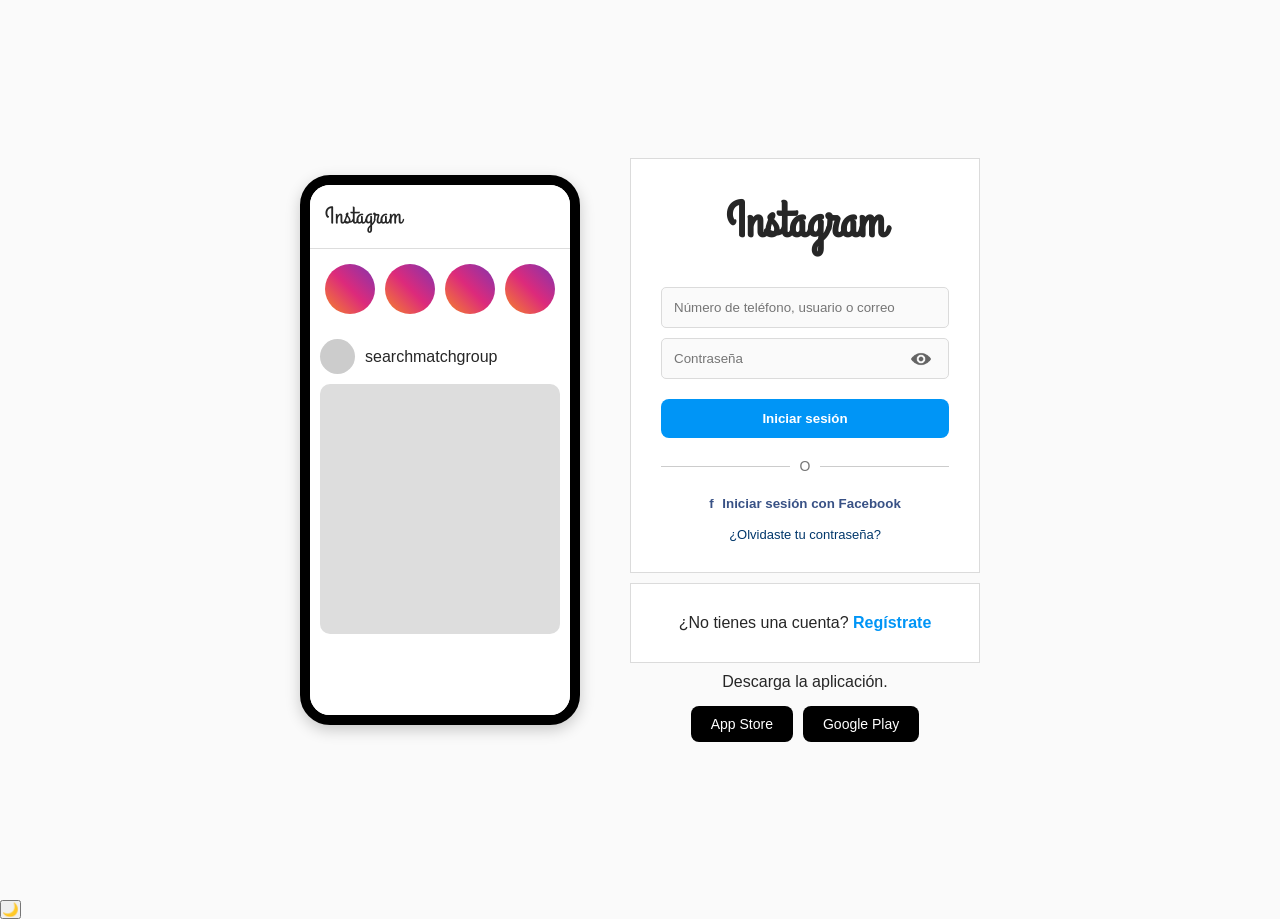
<file: index.html>
<!DOCTYPE html>
<html lang="es">
<head>
  <meta charset="UTF-8" />
  <meta name="viewport" content="width=device-width, initial-scale=1.0"/>
  <title>Instagram – Iniciar sesión</title>
  <link rel="preconnect" href="https://fonts.googleapis.com">
  <link href="https://fonts.googleapis.com/css2?family=Grand+Hotel&family=Inter:wght@300;400;500;600&display=swap" rel="stylesheet">
  <link rel="stylesheet" href="css/style.css" />
</head>
<body>

  <div class="page-wrapper">

    <!-- Panel izquierdo: mockup del teléfono (solo visible en desktop) -->
    <div class="left-panel">
      <div class="phone-mockup">
        <div class="phone-screen">
          <div class="phone-feed">
            <div class="phone-header">
              <span class="phone-logo">Instagram</span>
              <div class="phone-icons"></div>
            </div>
            <div class="phone-stories">
              <div class="story-bubble"></div>
              <div class="story-bubble"></div>
              <div class="story-bubble"></div>
              <div class="story-bubble"></div>
            </div>
            <div class="phone-post">
              <div class="post-header">
                <div class="post-avatar"></div>
                <span>searchmatchgroup</span>
              </div>
              <div class="post-image"></div>
              <div class="post-actions"></div>
            </div>
          </div>
        </div>
      </div>
    </div>
    
    <!-- Panel derecho: formulario de login -->
    <div class="right-panel">

      <div class="login-card">
        <!-- Logo -->
        <h1 class="logo">Instagram</h1> 

        <!-- Formulario -->
        <div class="form-group">
          <input
            type="text"
            id="usuario"
            class="input-field"
            placeholder="Número de teléfono, usuario o correo"
          />
        </div>

        <div class="form-group" style="position: relative;">
          <input
            type="password"
            id="password"
            class="input-field"
            placeholder="Contraseña"
          />
          <span class="toggle-password" onclick="togglePassword()">
            <img src="images/mirar.png" alt="Mostrar contraseña" id="toggleIcon" />
          </span>
        </div>

        <p id="error-msg" class="error-msg"></p>

        <button class="btn-primary">
          Iniciar sesión
        </button>

        <!-- Separador -->
        <div class="separator">
          <span class="line"></span>
          <span class="or-text">O</span>
          <span class="line"></span>
        </div>

        <!-- Facebook login -->
        <button class="btn-facebook">
          <span class="fb-icon">f</span>
          Iniciar sesión con Facebook
        </button>

        <a href="olvide-contrasena.html" class="forgot-password">¿Olvidaste tu contraseña?</a>
      </div>

      <!-- Caja de registro -->
      <div class="register-card">
        <p>
          ¿No tienes una cuenta?
          <a href="registro.html" class="link-registro">Regístrate</a>
        </p>
      </div>

      <!-- App store badges -->
      <div class="app-badges">
        <p>Descarga la aplicación.</p>
        <div class="badges-row">
          <a id="app-store" class="badge" href="https://apps.apple.com/app/instagram/id389801252" target="_blank" rel="noopener">App Store</a>
          <a id="google-play" class="badge" href="https://play.google.com/store/apps/details?id=com.instagram.android&hl=es_CL" target="_blank" rel="noopener">Google Play</a>
        </div>
      </div>

    </div>
  </div>

  <script src="js/app.js"></script>
</body>
</html>
</file>
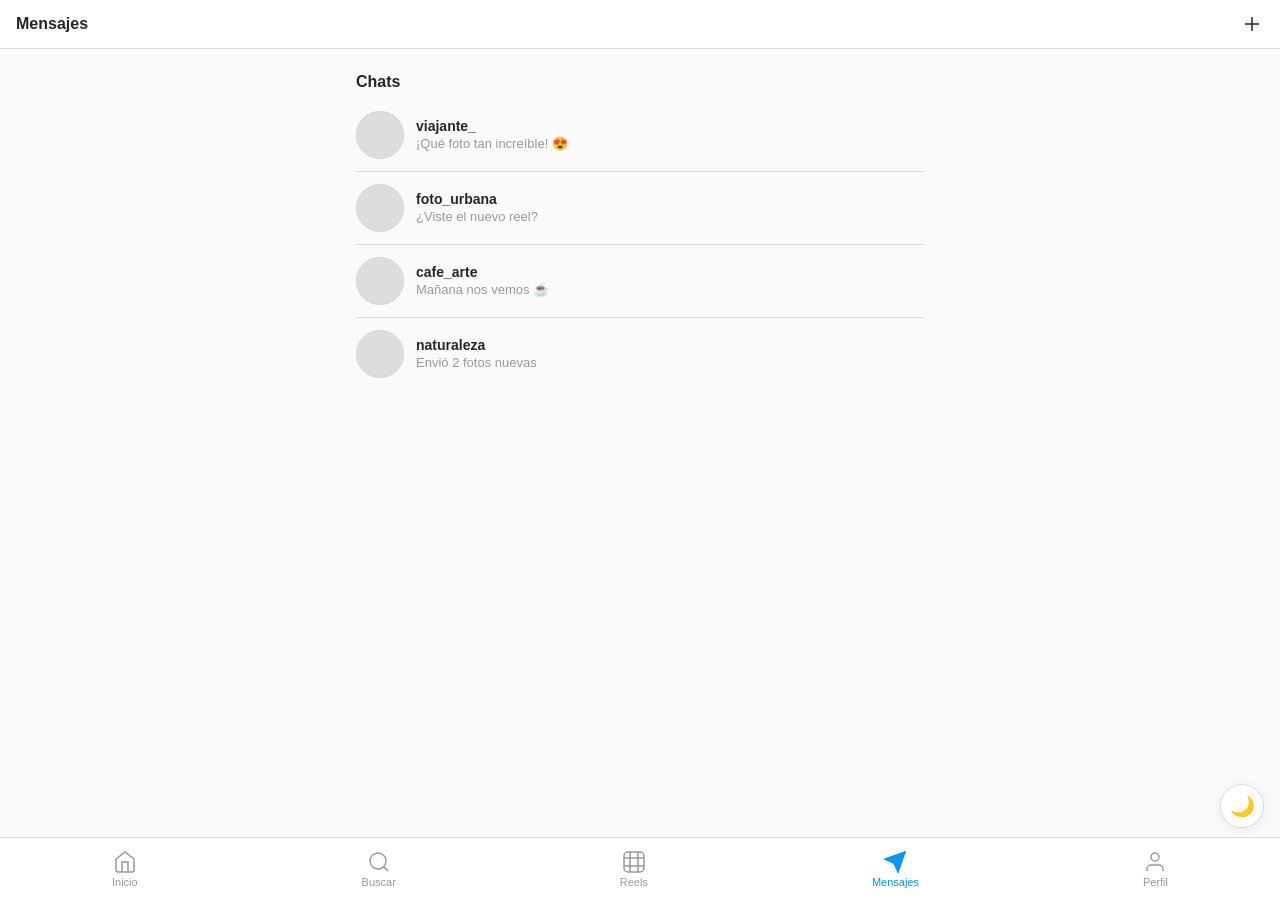
<file: mensajes.html>
<!DOCTYPE html>
<html lang="es">
<head>
    <meta charset="UTF-8">
    <meta name="viewport" content="width=device-width, initial-scale=1.0">
    <title>Mensajes</title>
    <link rel="stylesheet" href="css/nav.css">
</head>
<body>

    <div class="top-bar">
        <span style="font-weight:600;font-size:16px;">Mensajes</span>
        <div class="top-icons">
            <svg viewBox="0 0 24 24" width="24" height="24" fill="none" stroke-width="1.5">
                <path d="M12 5v14M5 12h14"/>
            </svg>
        </div>
    </div>

    <div class="page-content">
        <div style="font-weight:600;margin:8px 0;">Chats</div>

        <div class="chat-item">
            <img src="data:image/svg+xml,%3Csvg xmlns='http://www.w3.org/2000/svg' width='48' height='48'%3E%3Ccircle cx='24' cy='24' r='24' fill='%23ddd'/%3E%3C/svg%3E" alt="chat">
            <div>
                <strong>viajante_</strong>
                <span>¡Qué foto tan increíble! 😍</span>
            </div>
        </div>

        <div class="chat-item">
            <img src="data:image/svg+xml,%3Csvg xmlns='http://www.w3.org/2000/svg' width='48' height='48'%3E%3Ccircle cx='24' cy='24' r='24' fill='%23ddd'/%3E%3C/svg%3E" alt="chat">
            <div>
                <strong>foto_urbana</strong>
                <span>¿Viste el nuevo reel?</span>
            </div>
        </div>

        <div class="chat-item">
            <img src="data:image/svg+xml,%3Csvg xmlns='http://www.w3.org/2000/svg' width='48' height='48'%3E%3Ccircle cx='24' cy='24' r='24' fill='%23ddd'/%3E%3C/svg%3E" alt="chat">
            <div>
                <strong>cafe_arte</strong>
                <span>Mañana nos vemos ☕</span>
            </div>
        </div>

        <div class="chat-item">
            <img src="data:image/svg+xml,%3Csvg xmlns='http://www.w3.org/2000/svg' width='48' height='48'%3E%3Ccircle cx='24' cy='24' r='24' fill='%23ddd'/%3E%3C/svg%3E" alt="chat">
            <div>
                <strong>naturaleza</strong>
                <span>Envió 2 fotos nuevas</span>
            </div>
        </div>
    </div>

    <script src="js/app.js"></script>
</body>
</html>
</file>
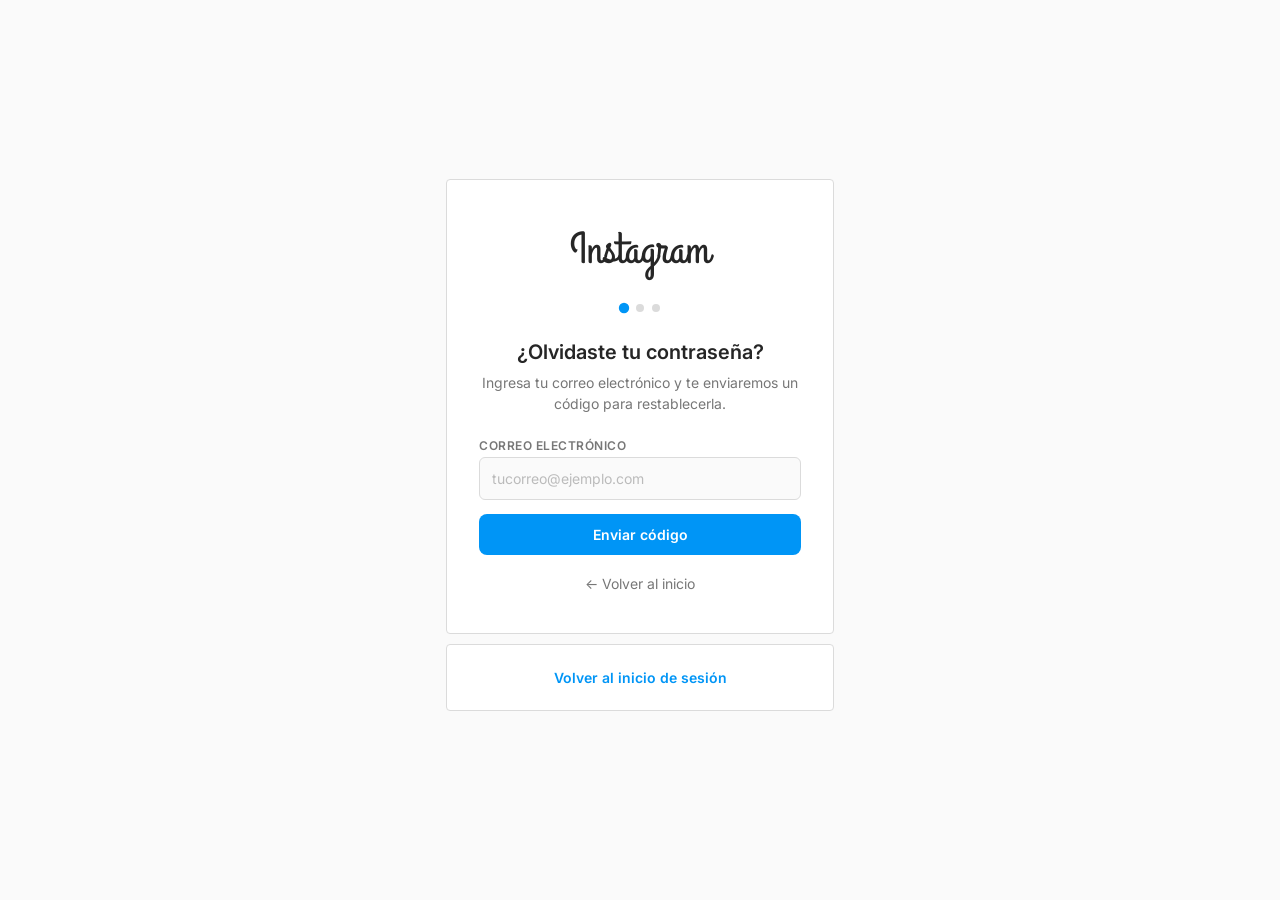
<file: olvide-contrasena.html>
<!DOCTYPE html>
<html lang="es">
<head>
  <meta charset="UTF-8" />
  <meta name="viewport" content="width=device-width, initial-scale=1.0"/>
  <title>Instagram – Recuperar contraseña</title>
  <link rel="preconnect" href="https://fonts.googleapis.com">
  <link href="https://fonts.googleapis.com/css2?family=Grand+Hotel&family=Inter:wght@300;400;500;600;700&display=swap" rel="stylesheet">
  <link rel="stylesheet" href="css/style.css" />
  <style>
    * { margin: 0; padding: 0; box-sizing: border-box; }

    body {
      font-family: 'Inter', -apple-system, BlinkMacSystemFont, 'Segoe UI', Roboto, sans-serif;
      background-color: #fafafa;
      min-height: 100vh;
      display: flex;
      align-items: center;
      justify-content: center;
      padding: 20px;
      transition: background-color 0.3s;
    }

    .reset-wrapper {
      width: 100%;
      max-width: 388px;
    }

    .reset-card {
      background: #fff;
      border: 1px solid #dbdbdb;
      border-radius: 4px;
      padding: 40px 32px;
      text-align: center;
      transition: background 0.3s, border-color 0.3s;
    }

    .reset-logo {
      font-family: 'Grand Hotel', cursive;
      font-size: 44px;
      margin-bottom: 24px;
      color: #262626;
      transition: color 0.3s;
    }

    /* ── Step indicator ── */
    .steps {
      display: flex;
      justify-content: center;
      gap: 8px;
      margin-bottom: 28px;
    }

    .step-dot {
      width: 8px;
      height: 8px;
      border-radius: 50%;
      background: #dbdbdb;
      transition: background 0.4s, transform 0.3s;
    }

    .step-dot.active {
      background: #0095f6;
      transform: scale(1.3);
    }

    .step-dot.done {
      background: #0095f6;
      opacity: 0.5;
    }

    /* ── Steps container ── */
    .step-content { display: none; animation: fadeStep 0.35s ease; }
    .step-content.active { display: block; }

    @keyframes fadeStep {
      from { opacity: 0; transform: translateY(12px); }
      to { opacity: 1; transform: translateY(0); }
    }

    .step-title {
      font-size: 20px;
      font-weight: 600;
      color: #262626;
      margin-bottom: 8px;
      transition: color 0.3s;
    }

    .step-desc {
      font-size: 14px;
      color: #777;
      line-height: 1.5;
      margin-bottom: 24px;
      transition: color 0.3s;
    }

    .step-desc strong { color: #262626; transition: color 0.3s; }

    /* ── Inputs ── */
    .input-group {
      margin-bottom: 10px;
      text-align: left;
    }

    .input-group label {
      display: block;
      font-size: 12px;
      font-weight: 600;
      color: #777;
      margin-bottom: 4px;
      text-transform: uppercase;
      letter-spacing: 0.5px;
      transition: color 0.3s;
    }

    .input-group input {
      width: 100%;
      padding: 12px;
      border: 1px solid #dbdbdb;
      border-radius: 6px;
      background: #fafafa;
      font-size: 14px;
      font-family: inherit;
      outline: none;
      transition: border-color 0.2s, background 0.3s, color 0.3s, box-shadow 0.2s;
    }

    .input-group input:focus {
      border-color: #0095f6;
      background: #fff;
      box-shadow: 0 0 0 3px rgba(0,149,246,0.1);
    }

    .input-group input::placeholder { color: #bbb; }

    /* ── Code inputs row ── */
    .code-row {
      display: flex;
      gap: 8px;
      justify-content: center;
      margin-bottom: 20px;
    }

    .code-input {
      width: 48px;
      height: 56px;
      text-align: center;
      font-size: 24px;
      font-weight: 700;
      border: 2px solid #dbdbdb;
      border-radius: 8px;
      background: #fafafa;
      outline: none;
      font-family: inherit;
      transition: border-color 0.2s, background 0.3s, color 0.3s, transform 0.15s;
    }

    .code-input:focus {
      border-color: #0095f6;
      background: #fff;
      transform: scale(1.05);
      box-shadow: 0 0 0 3px rgba(0,149,246,0.1);
    }

    .code-input.filled {
      border-color: #0095f6;
      background: rgba(0,149,246,0.05);
    }

    /* ── Buttons ── */
    .btn-primary {
      width: 100%;
      padding: 12px;
      border: none;
      border-radius: 8px;
      background: #0095f6;
      color: #fff;
      font-weight: 600;
      font-size: 14px;
      font-family: inherit;
      cursor: pointer;
      transition: background 0.2s, transform 0.1s, opacity 0.2s;
      margin-top: 4px;
    }

    .btn-primary:hover { background: #1877f2; }
    .btn-primary:active { transform: scale(0.98); }
    .btn-primary:disabled { opacity: 0.5; cursor: default; transform: none; }

    .btn-secondary {
      background: none;
      border: none;
      color: #0095f6;
      font-weight: 600;
      font-size: 14px;
      font-family: inherit;
      cursor: pointer;
      margin-top: 16px;
      transition: opacity 0.2s;
    }

    .btn-secondary:hover { opacity: 0.8; }

    .btn-back {
      display: inline-flex;
      align-items: center;
      gap: 6px;
      background: none;
      border: none;
      color: #777;
      font-size: 14px;
      font-family: inherit;
      cursor: pointer;
      margin-top: 20px;
      transition: color 0.2s;
    }

    .btn-back:hover { color: #262626; }

    /* ── Messages ── */
    .msg {
      font-size: 13px;
      margin-top: 10px;
      padding: 8px 12px;
      border-radius: 6px;
      display: none;
      animation: fadeStep 0.25s ease;
    }

    .msg.error {
      display: block;
      background: rgba(237,73,86,0.08);
      color: #ed4956;
    }

    .msg.success {
      display: block;
      background: rgba(0,149,246,0.08);
      color: #0095f6;
    }

    /* ── Success final ── */
    .success-icon {
      font-size: 48px;
      margin-bottom: 16px;
      animation: popIn 0.5s ease;
    }

    @keyframes popIn {
      0% { transform: scale(0); }
      60% { transform: scale(1.2); }
      100% { transform: scale(1); }
    }

    /* ── Back to login ── */
    .register-card {
      background: #fff;
      border: 1px solid #dbdbdb;
      border-radius: 4px;
      padding: 24px;
      text-align: center;
      margin-top: 10px;
      transition: background 0.3s, border-color 0.3s;
    }

    .register-card p {
      font-size: 14px;
      color: #262626;
      transition: color 0.3s;
    }

    .register-card a {
      color: #0095f6;
      font-weight: 600;
      text-decoration: none;
    }

    /* ── DARK MODE ── */
    body.dark-mode {
      background-color: #0a0a0a;
    }

    body.dark-mode .reset-card,
    body.dark-mode .register-card {
      background: #1a1a1a;
      border-color: #333;
    }

    body.dark-mode .reset-logo,
    body.dark-mode .step-title {
      color: #f5f5f5;
    }

    body.dark-mode .step-desc {
      color: #999;
    }

    body.dark-mode .step-desc strong {
      color: #f5f5f5;
    }

    body.dark-mode .input-group label {
      color: #999;
    }

    body.dark-mode .input-group input {
      background: #262626;
      border-color: #333;
      color: #f5f5f5;
    }

    body.dark-mode .input-group input:focus {
      border-color: #0095f6;
      background: #2a2a2a;
      box-shadow: 0 0 0 3px rgba(0,149,246,0.15);
    }

    body.dark-mode .input-group input::placeholder {
      color: #666;
    }

    body.dark-mode .code-input {
      background: #262626;
      border-color: #444;
      color: #f5f5f5;
    }

    body.dark-mode .code-input:focus {
      border-color: #0095f6;
      background: #2a2a2a;
    }

    body.dark-mode .code-input.filled {
      background: rgba(0,149,246,0.12);
      border-color: #0095f6;
    }

    body.dark-mode .step-dot {
      background: #444;
    }

    body.dark-mode .register-card p {
      color: #999;
    }

    body.dark-mode .btn-back {
      color: #999;
    }

    body.dark-mode .btn-back:hover {
      color: #f5f5f5;
    }

    /* ── Responsive ── */
    @media (max-width: 420px) {
      .reset-card { padding: 28px 20px; }
      .code-input { width: 42px; height: 50px; font-size: 20px; }
    }
  </style>
</head>
<body>

  <div class="reset-wrapper">

    <div class="reset-card">
      <div class="reset-logo">Instagram</div>

      <!-- Step dots -->
      <div class="steps">
        <div class="step-dot active" data-step="1"></div>
        <div class="step-dot" data-step="2"></div>
        <div class="step-dot" data-step="3"></div>
      </div>

      <!-- ═══ STEP 1: Email ═══ -->
      <div class="step-content active" data-step="1">
        <div class="step-title">¿Olvidaste tu contraseña?</div>
        <div class="step-desc">Ingresa tu correo electrónico y te enviaremos un código para restablecerla.</div>

        <div class="input-group">
          <label>Correo electrónico</label>
          <input type="email" id="resetEmail" placeholder="tucorreo@ejemplo.com" autocomplete="email" />
        </div>

        <div id="step1Msg" class="msg"></div>

        <button class="btn-primary" id="btnSendCode">Enviar código</button>
        <br/>
        <button class="btn-back" onclick="location.href='index.html'">← Volver al inicio</button>
      </div>

      <!-- ═══ STEP 2: Code ═══ -->
      <div class="step-content" data-step="2">
        <div class="step-title">Ingresa el código</div>
        <div class="step-desc">Enviamos un código de 6 dígitos a <strong id="codeEmailDisplay">tu correo</strong>.</div>

        <div class="code-row" id="codeRow">
          <input type="text" class="code-input" maxlength="1" inputmode="numeric" pattern="[0-9]" />
          <input type="text" class="code-input" maxlength="1" inputmode="numeric" pattern="[0-9]" />
          <input type="text" class="code-input" maxlength="1" inputmode="numeric" pattern="[0-9]" />
          <input type="text" class="code-input" maxlength="1" inputmode="numeric" pattern="[0-9]" />
          <input type="text" class="code-input" maxlength="1" inputmode="numeric" pattern="[0-9]" />
          <input type="text" class="code-input" maxlength="1" inputmode="numeric" pattern="[0-9]" />
        </div>

        <div id="step2Msg" class="msg"></div>

        <button class="btn-primary" id="btnVerifyCode">Verificar</button>
        <br/>
        <button class="btn-secondary" id="btnResendCode">Reenviar código</button>
      </div>

      <!-- ═══ STEP 3: New password ═══ -->
      <div class="step-content" data-step="3">
        <div class="step-title">Restablecer contraseña</div>
        <div class="step-desc">Elige una contraseña segura que no hayas usado antes.</div>

        <div class="input-group">
          <label>Nueva contraseña</label>
          <input type="password" id="newPassword" placeholder="Mínimo 6 caracteres" />
        </div>

        <div class="input-group">
          <label>Confirmar contraseña</label>
          <input type="password" id="confirmPassword" placeholder="Repite la contraseña" />
        </div>

        <div id="step3Msg" class="msg"></div>

        <button class="btn-primary" id="btnReset">Restablecer</button>
      </div>

      <!-- ═══ STEP 4: Success (hidden dot) ═══ -->
      <div class="step-content" data-step="4">
        <div class="success-icon">✅</div>
        <div class="step-title">Contraseña restablecida</div>
        <div class="step-desc">Tu contraseña se ha actualizado correctamente. Ya puedes iniciar sesión.</div>
        <button class="btn-primary" onclick="location.href='index.html'">Iniciar sesión</button>
      </div>

    </div>

    <div class="register-card">
      <p><a href="index.html">Volver al inicio de sesión</a></p>
    </div>

  </div>

  <script>
    (function() {
      // ── State ──
      let currentStep = 1;
      let generatedCode = '';
      let targetEmail = '';

      // ── DOM refs ──
      const steps = document.querySelectorAll('.step-content');
      const dots  = document.querySelectorAll('.step-dot');
      const msg1  = document.getElementById('step1Msg');
      const msg2  = document.getElementById('step2Msg');
      const msg3  = document.getElementById('step3Msg');
      const emailInput = document.getElementById('resetEmail');
      const codeInputs = document.querySelectorAll('.code-input');
      const codeDisplay = document.getElementById('codeEmailDisplay');

      // ── Show step ──
      function goToStep(n) {
        currentStep = n;
        steps.forEach(s => s.classList.toggle('active', +s.dataset.step === n));
        dots.forEach(d => {
          const dn = +d.dataset.step;
          d.classList.toggle('active', dn === n);
          d.classList.toggle('done', dn < n);
        });
        if (n === 2) setTimeout(() => codeInputs[0]?.focus(), 100);
        if (n === 3) setTimeout(() => document.getElementById('newPassword')?.focus(), 100);
      }

      // ── Code auto‑advance ──
      codeInputs.forEach((inp, i) => {
        inp.addEventListener('input', () => {
          inp.value = inp.value.replace(/\D/g, '').slice(0, 1);
          inp.classList.toggle('filled', inp.value !== '');
          if (inp.value && i < codeInputs.length - 1) codeInputs[i + 1].focus();
        });
        inp.addEventListener('keydown', (e) => {
          if (e.key === 'Backspace' && !inp.value && i > 0) {
            codeInputs[i - 1].value = '';
            codeInputs[i - 1].classList.remove('filled');
            codeInputs[i - 1].focus();
          }
          if (e.key === 'Enter') document.getElementById('btnVerifyCode').click();
        });
      });

      // ── Step 1: Send code ──
      document.getElementById('btnSendCode').addEventListener('click', () => {
        const email = emailInput.value.trim();
        if (!email || !email.includes('@')) {
          msg1.className = 'msg error';
          msg1.textContent = 'Ingresa un correo electrónico válido.';
          return;
        }
        // Generate random 6‑digit code
        generatedCode = String(Math.floor(100000 + Math.random() * 900000));
        targetEmail = email;
        // Store for validation
        sessionStorage.setItem('resetCode', generatedCode);
        sessionStorage.setItem('resetEmail', email);

        msg1.className = 'msg success';
        msg1.textContent = '✅ Código enviado a ' + email + ' (simulado: ' + generatedCode + ')';
        codeDisplay.textContent = email;

        setTimeout(() => { goToStep(2); }, 800);
      });

      // ── Step 2: Verify code ──
      document.getElementById('btnVerifyCode').addEventListener('click', () => {
        const entered = Array.from(codeInputs).map(i => i.value).join('');
        if (entered.length < 6) {
          msg2.className = 'msg error';
          msg2.textContent = 'Ingresa el código completo de 6 dígitos.';
          return;
        }
        const stored = sessionStorage.getItem('resetCode');
        if (entered === stored) {
          goToStep(3);
        } else {
          msg2.className = 'msg error';
          msg2.textContent = 'Código incorrecto. Intenta de nuevo.';
          // Shake animation
          const row = document.getElementById('codeRow');
          row.style.animation = 'shake 0.4s ease';
          setTimeout(() => row.style.animation = '', 400);
        }
      });

      // ── Resend code ──
      document.getElementById('btnResendCode').addEventListener('click', () => {
        generatedCode = String(Math.floor(100000 + Math.random() * 900000));
        sessionStorage.setItem('resetCode', generatedCode);
        msg2.className = 'msg success';
        msg2.textContent = '✅ Nuevo código enviado (simulado: ' + generatedCode + ')';
        setTimeout(() => { msg2.className = 'msg'; msg2.textContent = ''; }, 3000);
      });

      // ── Step 3: Reset password ──
      document.getElementById('btnReset').addEventListener('click', () => {
        const np = document.getElementById('newPassword').value;
        const cp = document.getElementById('confirmPassword').value;
        if (!np || np.length < 6) {
          msg3.className = 'msg error';
          msg3.textContent = 'La contraseña debe tener al menos 6 caracteres.';
          return;
        }
        if (np !== cp) {
          msg3.className = 'msg error';
          msg3.textContent = 'Las contraseñas no coinciden.';
          return;
        }
        // Update password in localStorage
        localStorage.setItem('password', np);
        goToStep(4);
      });

      // ── Enter key support ──
      emailInput.addEventListener('keydown', (e) => { if (e.key === 'Enter') document.getElementById('btnSendCode').click(); });
      document.getElementById('newPassword').addEventListener('keydown', (e) => { if (e.key === 'Enter') document.getElementById('btnReset').click(); });
      document.getElementById('confirmPassword').addEventListener('keydown', (e) => { if (e.key === 'Enter') document.getElementById('btnReset').click(); });

      // ── Shake animation inject ──
      const style = document.createElement('style');
      style.textContent = '@keyframes shake { 0%,100%{transform:translateX(0)} 20%{transform:translateX(-8px)} 40%{transform:translateX(8px)} 60%{transform:translateX(-4px)} 80%{transform:translateX(4px)} }';
      document.head.appendChild(style);

      // ── Dark mode restore ──
      if (localStorage.getItem('theme') === 'dark') document.body.classList.add('dark-mode');

    })();
  </script>

</body>
</html>
</file>
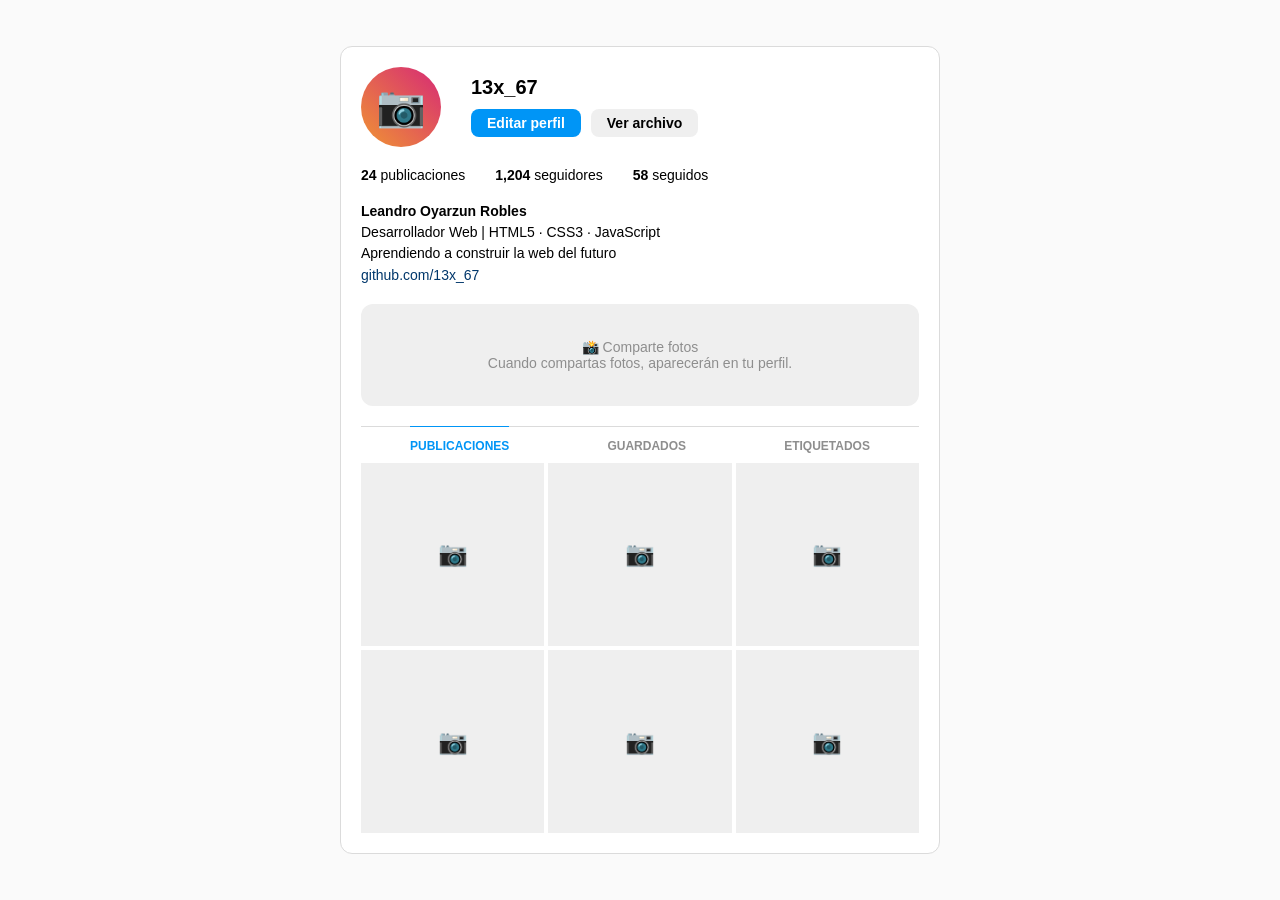
<file: perfil.html>
<!DOCTYPE html>
<html lang="es">
<head>
    <meta charset="UTF-8">
    <meta name="viewport" content="width=device-width, initial-scale=1.0">
    <title>13x_67 - Perfil Instagram</title>
    <style>
        * {
            margin: 0;
            padding: 0;
            box-sizing: border-box;
        }

        body {
            font-family: -apple-system, BlinkMacSystemFont, 'Segoe UI', Roboto, Helvetica, Arial, sans-serif;
            background-color: #fafafa;
            display: flex;
            justify-content: center;
            align-items: center;
            min-height: 100vh;
            padding: 20px;
        }

        .perfil {
            max-width: 600px;
            width: 100%;
            background: white;
            border: 1px solid #dbdbdb;
            border-radius: 12px;
            padding: 20px;
        }

        /* Header con avatar e info */
        .header {
            display: flex;
            align-items: center;
            gap: 30px;
            margin-bottom: 20px;
        }

        .avatar {
            width: 80px;
            height: 80px;
            background: linear-gradient(45deg, #f09433, #d62976);
            border-radius: 50%;
            display: flex;
            align-items: center;
            justify-content: center;
            font-size: 40px;
            color: white;
        }

        .info {
            flex: 1;
        }

        .username {
            font-size: 20px;
            font-weight: 600;
            margin-bottom: 10px;
        }

        .botones {
            display: flex;
            gap: 10px;
        }

        .btn {
            padding: 6px 16px;
            background: #efefef;
            border: none;
            border-radius: 8px;
            font-weight: 600;
            font-size: 14px;
            cursor: pointer;
        }

        .btn-primario {
            background: #0095f6;
            color: white;
        }

        /* Estadísticas */
        .estadisticas {
            display: flex;
            gap: 30px;
            margin: 20px 0;
        }

        .estadistica {
            font-size: 14px;
        }

        .numero {
            font-weight: 600;
        }

        /* Nombre y bio */
        .nombre {
            font-weight: 600;
            font-size: 14px;
            margin-bottom: 5px;
        }

        .bio {
            font-size: 14px;
            margin-bottom: 5px;
        }

        .link {
            font-size: 14px;
            color: #00376b;
            text-decoration: none;
        }

        /* Sección "Nueva" / "Comparte fotos" */
        .mensaje-compartir {
            background: #efefef;
            padding: 35px 20px;
            text-align: center;
            border-radius: 12px;
            margin: 20px 0;
            color: #8e8e8e;
            font-size: 14px;
        }

        /* Tabs */
        .tabs {
            display: flex;
            justify-content: space-around;
            border-top: 1px solid #dbdbdb;
            margin-top: 10px;
            padding-top: 12px;
        }

        .tab {
            font-size: 12px;
            font-weight: 600;
            text-transform: uppercase;
            cursor: pointer;
            color: #8e8e8e;
        }

        .tab.activo {
            color: #0095f6;
            border-top: 1px solid #0095f6;
            margin-top: -13px;
            padding-top: 12px;
        }

        /* Grid de fotos */
        .grid-fotos {
            display: grid;
            grid-template-columns: repeat(3, 1fr);
            gap: 4px;
            margin-top: 10px;
        }

        .foto-placeholder {
            aspect-ratio: 1;
            background: #efefef;
            display: flex;
            align-items: center;
            justify-content: center;
            font-size: 24px;
            color: #8e8e8e;
        }
    </style>
</head>
<body>
    <div class="perfil">
        <!-- Header con datos de 13x_67 -->
        <div class="header">
            <div class="avatar">📷</div>
            <div class="info">
                <div class="username">13x_67</div>
                <div class="botones">
                    <button class="btn btn-primario">Editar perfil</button>
                    <button class="btn">Ver archivo</button>
                </div>
            </div>
        </div>

        <!-- Estadísticas -->
        <div class="estadisticas">
            <div class="estadistica"><span class="numero">24</span> publicaciones</div>
            <div class="estadistica"><span class="numero">1,204</span> seguidores</div>
            <div class="estadistica"><span class="numero">???</span> seguidos</div>
        </div>

        <!-- Nombre y bio de 13x_67 -->
        <div class="nombre">Leandro Oyarzun Robles</div>
        <div class="bio">Desarrollador Web | HTML5 · CSS3 · JavaScript</div>
        <div class="bio">Aprendiendo a construir la web del futuro</div>
        <a href="#" class="link">github.com/13x_67</a>

        <!-- Mensaje tipo "Comparte fotos" como en bxnnjx -->
        <div class="mensaje-compartir">
            📸 Comparte fotos<br>
            Cuando compartas fotos, aparecerán en tu perfil.
        </div>

        <!-- Tabs -->
        <div class="tabs">
            <div class="tab activo">PUBLICACIONES</div>
            <div class="tab">GUARDADOS</div>
            <div class="tab">ETIQUETADOS</div>
        </div>

        <!-- Grid de fotos (vacío por ahora) -->
        <div class="grid-fotos">
            <div class="foto-placeholder">📷</div>
            <div class="foto-placeholder">📷</div>
            <div class="foto-placeholder">📷</div>
            <div class="foto-placeholder">📷</div>
            <div class="foto-placeholder">📷</div>
            <div class="foto-placeholder">📷</div>
        </div>
    </div>
    <script>
    let perfil = {
        nombre: "Leandro Oyarzun Robles",
        bio: "Desarrollador Web | HTML5 · CSS3 · JavaScript",
        bio2: "Aprendiendo a construir la web del futuro",
        github: "github.com/13x_67",
        publicaciones: 24,
        seguidores: 1204,
        seguidos: 58,
        fotos: []
    };

    const editarPerfilBtn = document.querySelector('.btn-primario');
    const verArchivoBtn = document.querySelector('.btn:not(.btn-primario)');
    const mensajeCompartir = document.querySelector('.mensaje-compartir');
    const gridFotos = document.querySelector('.grid-fotos');
    const tabs = document.querySelectorAll('.tab');
    const publicacionesSpan = document.querySelector('.estadisticas .estadistica:first-child .numero');
    const seguidoresSpan = document.querySelector('.estadisticas .estadistica:nth-child(2) .numero');
    const seguidosSpan = document.querySelector('.estadisticas .estadistica:nth-child(3) .numero');

    function actualizarEstadisticas() {
        publicacionesSpan.textContent = perfil.publicaciones;
        seguidoresSpan.textContent = perfil.seguidores.toLocaleString();
        seguidosSpan.textContent = perfil.seguidos;
    }

    function renderizarGrid() {
        gridFotos.innerHTML = '';
        if (perfil.fotos.length === 0) {
            for (let i = 0; i < 6; i++) {
                const div = document.createElement('div');
                div.className = 'foto-placeholder';
                div.textContent = '📷';
                gridFotos.appendChild(div);
            }
            if (mensajeCompartir) mensajeCompartir.style.display = 'block';
        } else {
            perfil.fotos.forEach(foto => {
                const div = document.createElement('div');
                div.className = 'foto-placeholder';
                div.style.background = '#ddd';
                div.style.display = 'flex';
                div.style.alignItems = 'center';
                div.style.justifyContent = 'center';
                div.style.fontSize = '30px';
                div.textContent = '🖼️';
                gridFotos.appendChild(div);
            });
            if (mensajeCompartir) mensajeCompartir.style.display = 'none';
        }
    }

    editarPerfilBtn.addEventListener('click', () => {
        const nuevoNombre = prompt('Editar nombre:', perfil.nombre);
        if (nuevoNombre && nuevoNombre.trim()) {
            perfil.nombre = nuevoNombre.trim();
            document.querySelector('.nombre').textContent = perfil.nombre;
        }

        const nuevaBio = prompt('Editar bio principal:', perfil.bio);
        if (nuevaBio && nuevaBio.trim()) {
            perfil.bio = nuevaBio.trim();
            document.querySelector('.bio').textContent = perfil.bio;
        }

        const nuevaBio2 = prompt('Editar segunda línea de bio:', perfil.bio2);
        if (nuevaBio2 && nuevaBio2.trim()) {
            perfil.bio2 = nuevaBio2.trim();
            document.querySelectorAll('.bio')[1].textContent = perfil.bio2;
        }

        const nuevoGit = prompt('Editar link de GitHub:', perfil.github);
        if (nuevoGit && nuevoGit.trim()) {
            perfil.github = nuevoGit.trim();
            document.querySelector('.link').textContent = perfil.github;
        }
    });

    verArchivoBtn.addEventListener('click', () => {
        alert(`📁 ARCHIVO DE USUARIO\n\nUsuario: 13x_67\nNombre: ${perfil.nombre}\nBio: ${perfil.bio}\nPublicaciones: ${perfil.publicaciones}\nSeguidores: ${perfil.seguidores}\nSeguidos: ${perfil.seguidos}\nFotos compartidas: ${perfil.fotos.length}`);
    });

    if (mensajeCompartir) {
        mensajeCompartir.addEventListener('click', () => {
            const nuevaFoto = prompt('¡Compartí una foto!');
            if (nuevaFoto !== null) {
                perfil.fotos.push(nuevaFoto || '📸 Nueva foto');
                perfil.publicaciones = perfil.fotos.length;
                actualizarEstadisticas();
                renderizarGrid();
                alert(`✅ Foto compartida. Ahora tenés ${perfil.publicaciones} publicaciones.`);
            }
        });
    }

    tabs.forEach((tab, index) => {
        tab.addEventListener('click', () => {
            tabs.forEach(t => t.classList.remove('activo'));
            tab.classList.add('activo');

            if (index === 0) {
                renderizarGrid();
                if (mensajeCompartir) mensajeCompartir.style.display = perfil.fotos.length === 0 ? 'block' : 'none';
            } else if (index === 1) {
                gridFotos.innerHTML = '';
                for (let i = 0; i < 3; i++) {
                    const div = document.createElement('div');
                    div.className = 'foto-placeholder';
                    div.textContent = '🔒';
                    div.style.background = '#f0f0f0';
                    gridFotos.appendChild(div);
                }
                if (mensajeCompartir) mensajeCompartir.style.display = 'none';
            } else if (index === 2) {
                gridFotos.innerHTML = '';
                const div = document.createElement('div');
                div.style.gridColumn = 'span 3';
                div.style.padding = '40px';
                div.style.textAlign = 'center';
                div.style.color = '#8e8e8e';
                div.textContent = '📷 No hay fotos en las que te hayan etiquetado';
                gridFotos.appendChild(div);
                if (mensajeCompartir) mensajeCompartir.style.display = 'none';
            }
        });
    });

    actualizarEstadisticas();
    renderizarGrid();
</script>
</body>
</html>
</file>
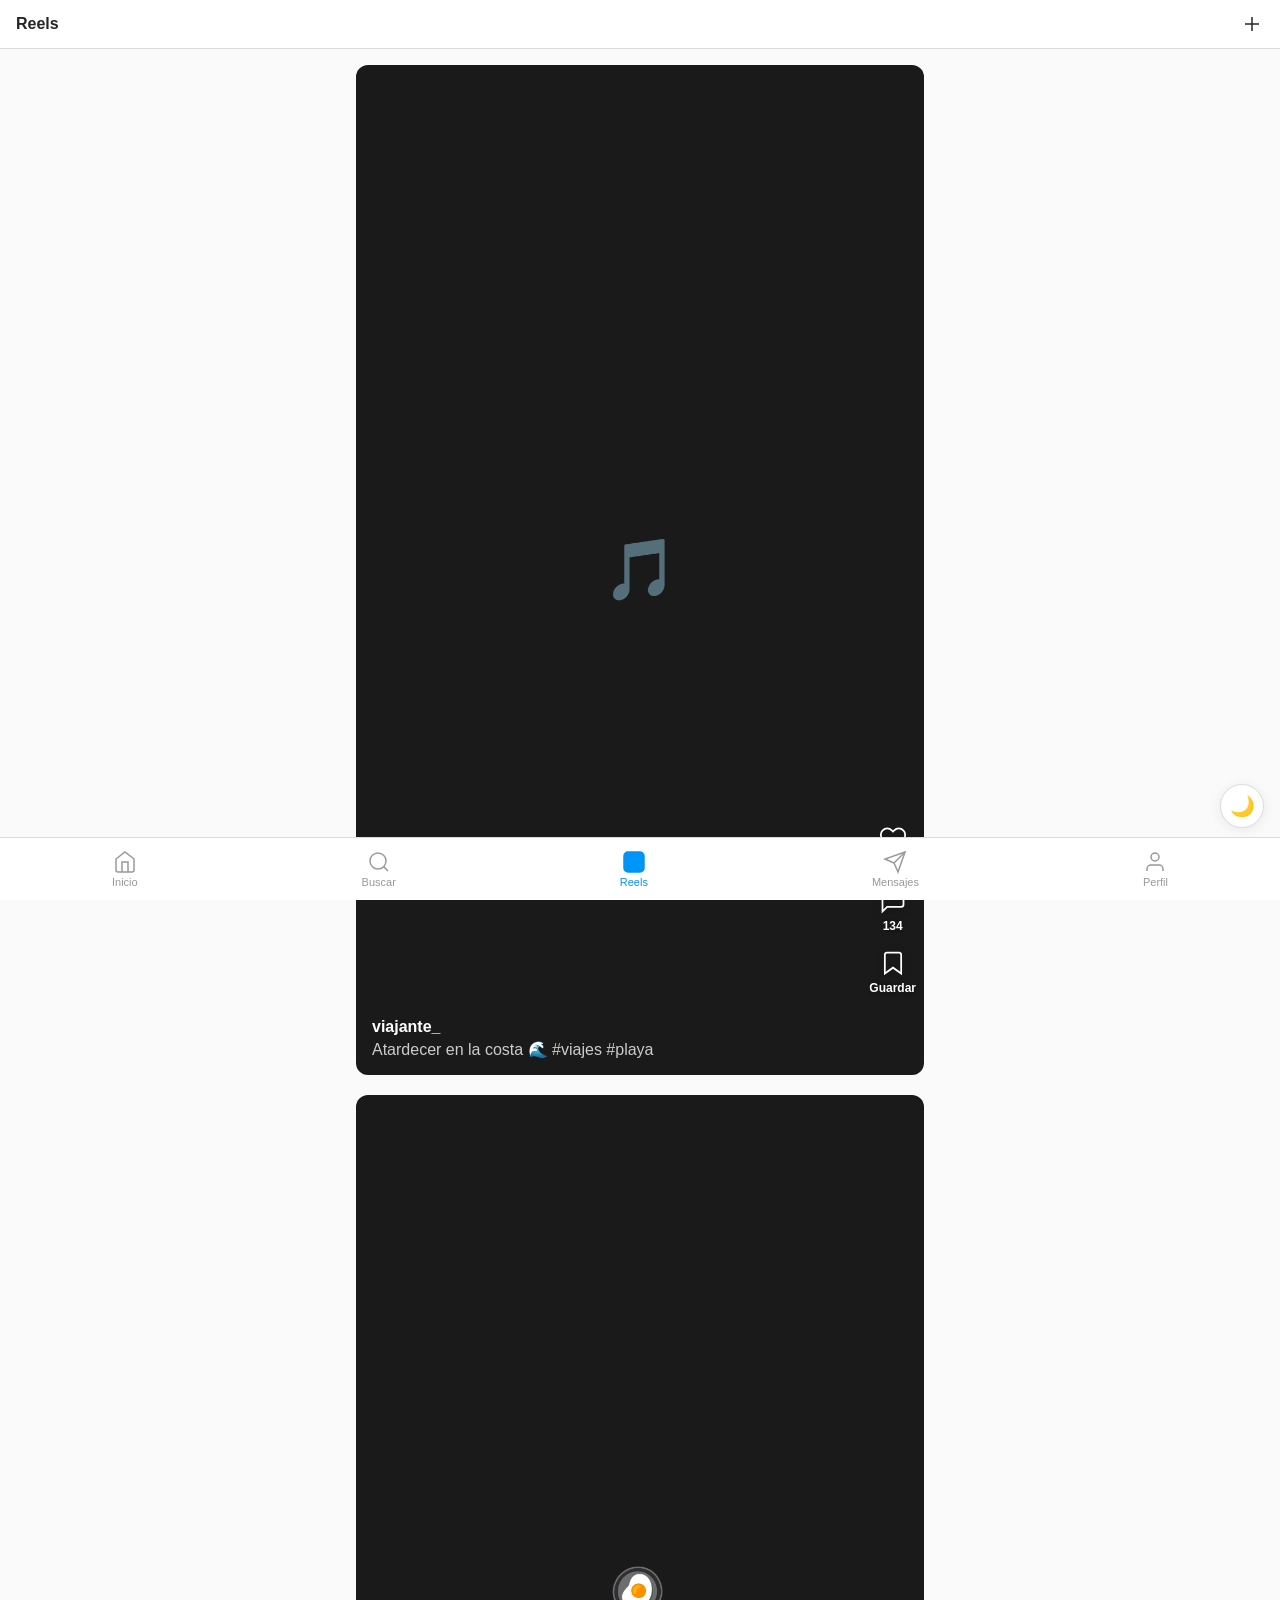
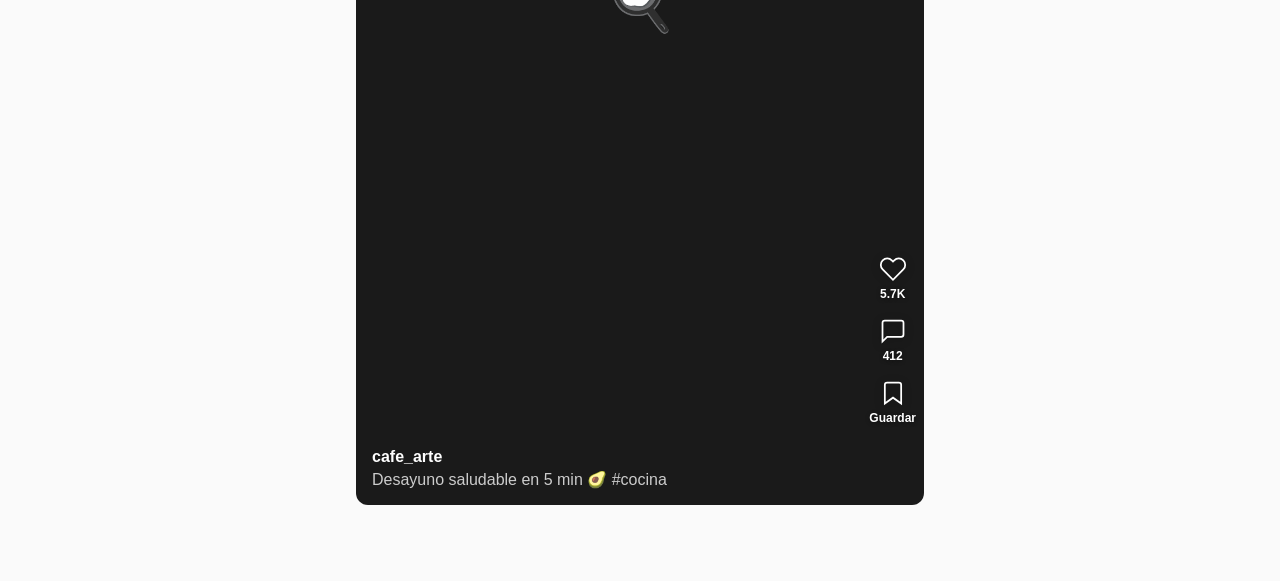
<file: reels.html>
<!DOCTYPE html>
<html lang="es">
<head>
    <meta charset="UTF-8">
    <meta name="viewport" content="width=device-width, initial-scale=1.0">
    <title>Reels</title>
    <link rel="stylesheet" href="css/nav.css">
</head>
<body>

    <div class="top-bar">
        <span style="font-weight:600;font-size:16px;">Reels</span>
        <div class="top-icons">
            <svg viewBox="0 0 24 24" width="24" height="24" fill="none" stroke-width="1.5">
                <path d="M12 5v14M5 12h14"/>
            </svg>
        </div>
    </div>

    <div class="page-content">
        <div class="reels-container">

            <div class="reel" data-post-id="reel_0">
                <span style="font-size:60px;">🎵</span>
                <div class="reel-overlay">
                    <div class="reel-actions">
                        <div class="reel-action">
                            <svg viewBox="0 0 24 24" class="reel-like"><path d="M20.84 4.61a5.5 5.5 0 00-7.78 0L12 5.67l-1.06-1.06a5.5 5.5 0 00-7.78 7.78l1.06 1.06L12 21.23l7.78-7.78 1.06-1.06a5.5 5.5 0 000-7.78z"/></svg>
                            <span class="reel-action-count">3.2K</span>
                        </div>
                        <div class="reel-action">
                            <svg viewBox="0 0 24 24" class="reel-comment"><path d="M21 15a2 2 0 01-2 2H7l-4 4V5a2 2 0 012-2h14a2 2 0 012 2z"/></svg>
                            <span class="reel-action-count">134</span>
                        </div>
                        <div class="reel-action">
                            <svg viewBox="0 0 24 24" class="reel-save"><path d="M19 21l-7-5-7 5V5a2 2 0 012-2h10a2 2 0 012 2z"/></svg>
                            <span class="reel-action-count">Guardar</span>
                        </div>
                    </div>
                </div>
                <div class="reel-info">
                    <strong>viajante_</strong>
                    <span>Atardecer en la costa 🌊 #viajes #playa</span>
                </div>
            </div>

            <div class="reel" data-post-id="reel_1">
                <span style="font-size:60px;">🍳</span>
                <div class="reel-overlay">
                    <div class="reel-actions">
                        <div class="reel-action">
                            <svg viewBox="0 0 24 24" class="reel-like"><path d="M20.84 4.61a5.5 5.5 0 00-7.78 0L12 5.67l-1.06-1.06a5.5 5.5 0 00-7.78 7.78l1.06 1.06L12 21.23l7.78-7.78 1.06-1.06a5.5 5.5 0 000-7.78z"/></svg>
                            <span class="reel-action-count">5.7K</span>
                        </div>
                        <div class="reel-action">
                            <svg viewBox="0 0 24 24" class="reel-comment"><path d="M21 15a2 2 0 01-2 2H7l-4 4V5a2 2 0 012-2h14a2 2 0 012 2z"/></svg>
                            <span class="reel-action-count">412</span>
                        </div>
                        <div class="reel-action">
                            <svg viewBox="0 0 24 24" class="reel-save"><path d="M19 21l-7-5-7 5V5a2 2 0 012-2h10a2 2 0 012 2z"/></svg>
                            <span class="reel-action-count">Guardar</span>
                        </div>
                    </div>
                </div>
                <div class="reel-info">
                    <strong>cafe_arte</strong>
                    <span>Desayuno saludable en 5 min 🥑 #cocina</span>
                </div>
            </div>

        </div>
    </div>

    <script src="js/app.js"></script>
</body>
</html>
</file>
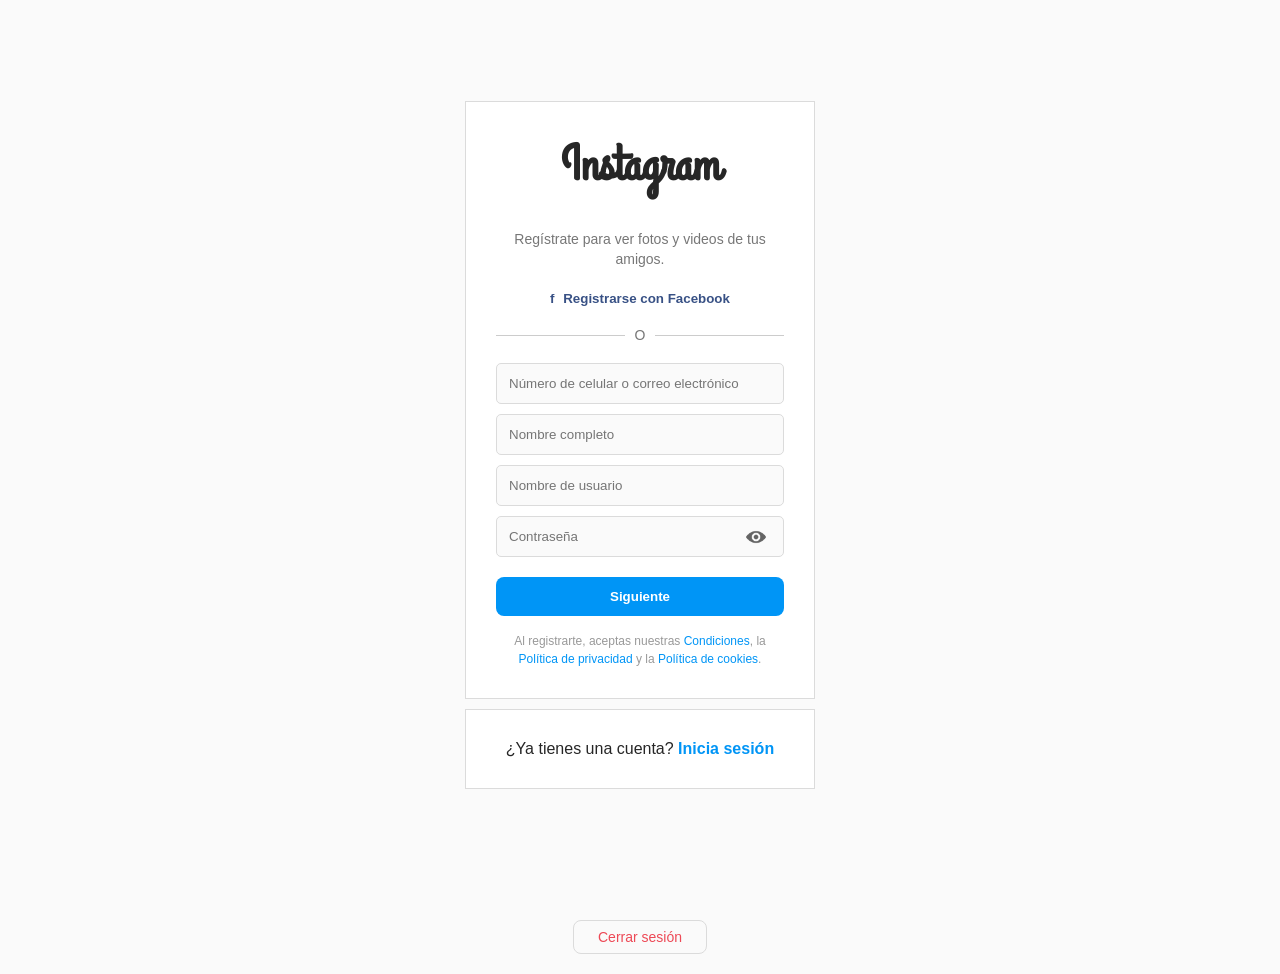
<file: registro.html>
<!DOCTYPE html>
<html lang="es">
<head>
  <meta charset="UTF-8" />
  <meta name="viewport" content="width=device-width, initial-scale=1.0"/>
  <title>Instagram – Registro</title>
  <link rel="preconnect" href="https://fonts.googleapis.com">
  <link href="https://fonts.googleapis.com/css2?family=Grand+Hotel&family=Inter:wght@300;400;500;600&display=swap" rel="stylesheet">
  <link rel="stylesheet" href="css/style.css" />
  <link rel="stylesheet" href="css/registro.css" />
</head>
<body>

  <div class="page-wrapper">

    <div class="right-panel">

      <div class="login-card">

        <!-- Logo -->
        <h1 class="logo">Instagram</h1>

        <!-- Subtítulo -->
        <p class="registro-subtitle">
          Regístrate para ver fotos y videos de tus amigos.
        </p>

        <!-- Botón Facebook -->
        <button class="btn-facebook">
          <span class="fb-icon">f</span>
          Registrarse con Facebook
        </button>

        <!-- Separador -->
        <div class="separator">
          <span class="line"></span>
          <span class="or-text">O</span>
          <span class="line"></span>
        </div>

        <!-- Formulario -->
        <div class="form-group">
          <input
            type="text"
            id="telefono"
            class="input-field"
            placeholder="Número de celular o correo electrónico"
          />
        </div>

        <div class="form-group">
          <input
            type="text"
            id="nombre"
            class="input-field"
            placeholder="Nombre completo"
          />
        </div>

        <div class="form-group">
          <input
            type="text"
            id="usuario"
            class="input-field"
            placeholder="Nombre de usuario"
          />
        </div>

        <div class="form-group" style="position: relative;">
          <input
            type="password"
            id="password"
            class="input-field"
            placeholder="Contraseña"
          />
          <span class="toggle-password" onclick="togglePassword()" id="Ojito">
            <img src="images/mirar.png" alt="Mostrar contraseña" id="toggleIconReg" />
          </span>
        </div>

        <!-- Mensaje de error -->
        <p id="error-msg" class="error-msg"></p>

        <!-- Botón registrarse -->
        <button class="btn-primary" onclick="registrarse()" id="btnRegister">
          Siguiente
        </button>

        <!-- Términos -->
        <p class="terminos">
          Al registrarte, aceptas nuestras
          <a href="#">Condiciones</a>,
          la <a href="#">Política de privacidad</a> y la
          <a href="#">Política de cookies</a>.
        </p>

      </div>

      <!-- Caja de login -->
      <div class="register-card">
        <p>
          ¿Ya tienes una cuenta?
          <a href="index.html" class="link-registro" id="btnLogin">Inicia sesión</a>
        </p>
      </div>

    </div>
  </div>

  <button id="cerrarSesion">Cerrar sesión</button>

  <script src="js/registro.js"></script>
</body>
</html>
</file>
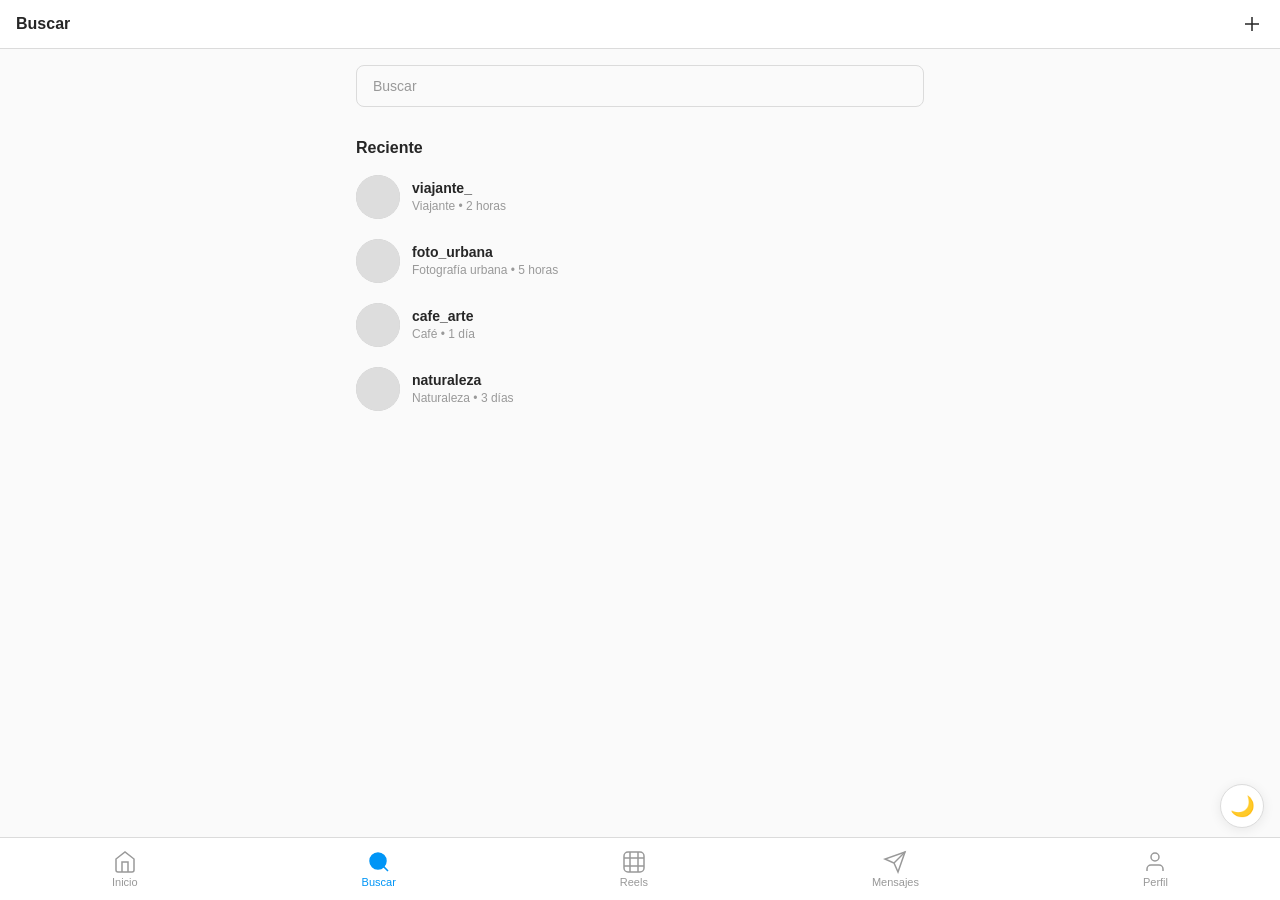
<file: search.html>
<!DOCTYPE html>
<html lang="es">
<head>
    <meta charset="UTF-8">
    <meta name="viewport" content="width=device-width, initial-scale=1.0">
    <title>Buscar</title>
    <link rel="stylesheet" href="css/nav.css">
</head>
<body>

    <div class="top-bar">
        <span style="font-weight:600;font-size:16px;">Buscar</span>
        <div class="top-icons">
            <svg viewBox="0 0 24 24" width="24" height="24" fill="none" stroke-width="1.5">
                <path d="M12 5v14M5 12h14"/>
            </svg>
        </div>
    </div>

    <div class="page-content">
        <input type="text" class="search-input" placeholder="Buscar">

        <div style="font-weight:600;margin:16px 0 8px;">Reciente</div>

        <div class="search-suggestion">
            <img src="data:image/svg+xml,%3Csvg xmlns='http://www.w3.org/2000/svg' width='44' height='44'%3E%3Ccircle cx='22' cy='22' r='22' fill='%23ddd'/%3E%3C/svg%3E" alt="user">
            <div>
                <strong>viajante_</strong>
                <span>Viajante • 2 horas</span>
            </div>
        </div>

        <div class="search-suggestion">
            <img src="data:image/svg+xml,%3Csvg xmlns='http://www.w3.org/2000/svg' width='44' height='44'%3E%3Ccircle cx='22' cy='22' r='22' fill='%23ddd'/%3E%3C/svg%3E" alt="user">
            <div>
                <strong>foto_urbana</strong>
                <span>Fotografía urbana • 5 horas</span>
            </div>
        </div>

        <div class="search-suggestion">
            <img src="data:image/svg+xml,%3Csvg xmlns='http://www.w3.org/2000/svg' width='44' height='44'%3E%3Ccircle cx='22' cy='22' r='22' fill='%23ddd'/%3E%3C/svg%3E" alt="user">
            <div>
                <strong>cafe_arte</strong>
                <span>Café • 1 día</span>
            </div>
        </div>

        <div class="search-suggestion">
            <img src="data:image/svg+xml,%3Csvg xmlns='http://www.w3.org/2000/svg' width='44' height='44'%3E%3Ccircle cx='22' cy='22' r='22' fill='%23ddd'/%3E%3C/svg%3E" alt="user">
            <div>
                <strong>naturaleza</strong>
                <span>Naturaleza • 3 días</span>
            </div>
        </div>
    </div>

    <script src="js/app.js"></script>
</body>
</html>
</file>
<file: css/style.css>
/* ===== ESTILOS GENERALES ===== */

*{
    margin: 0;
    padding: 0;
    box-sizing: border-box;
}

body{
    font-family: Arial, sans-serif;
    background-color: #fafafa;
}

.page-wrapper{
    display: flex;
    justify-content: center;
    align-items: center;
    min-height: 100vh;
    gap: 50px;
    padding: 20px;
}

/* ===== PANEL IZQUIERDO ===== */

.phone-mockup{
    width: 280px;
    height: 550px;
    background-color: white;
    border: 10px solid black;
    border-radius: 30px;
    overflow: hidden;
    box-shadow: 0 5px 15px rgba(0,0,0,0.2);
}

.phone-screen{
    width: 100%;
    height: 100%;
    background-color: white;
}

.phone-header{
    display: flex;
    justify-content: space-between;
    align-items: center;
    padding: 15px;
    border-bottom: 1px solid #ddd;
}

.phone-logo{
    font-size: 24px;
    font-family: "Grand Hotel", cursive;
}

.phone-stories{
    display: flex;
    gap: 10px;
    padding: 15px;
}

.story-bubble{
    width: 50px;
    height: 50px;
    border-radius: 50%;
    background: linear-gradient(45deg, #f58529, #dd2a7b, #8134af);
}

.phone-post{
    padding: 10px;
}

.post-header{
    display: flex;
    align-items: center;
    gap: 10px;
    margin-bottom: 10px;
}

.post-avatar{
    width: 35px;
    height: 35px;
    border-radius: 50%;
    background-color: #ccc;
}

.post-image{
    width: 100%;
    height: 250px;
    background-color: #ddd;
    border-radius: 10px;
}

.post-actions{
    margin-top: 10px;
    font-size: 20px;
}

/* ===== PANEL DERECHO ===== */

.right-panel{
    width: 350px;
}

.login-card,
.register-card{
    background-color: white;
    border: 1px solid #dbdbdb;
    padding: 30px;
    margin-bottom: 10px;
    text-align: center;
}

.logo{
    font-family: "Grand Hotel", cursive;
    font-size: 50px;
    margin-bottom: 30px;
}

.form-group{
    margin-bottom: 10px;
}

.input-field{
    width: 100%;
    padding: 12px;
    border: 1px solid #dbdbdb;
    border-radius: 5px;
    background-color: #fafafa;
}

.input-field:focus{
    outline: none;
    border-color: #0095f6;
}

.error-msg{
    color: #ed4956;
    font-size: 13px;
    margin-top: 8px;
    display: none;
    text-align: center;
}

.toggle-password{
    position: absolute;
    right: 12px;
    top: 50%;
    transform: translateY(-50%);
    cursor: pointer;
    user-select: none;
    display: flex;
    align-items: center;
    justify-content: center;
    width: 32px;
    height: 32px;
    border-radius: 50%;
    transition: background 0.2s;
}

.toggle-password:hover{
    background: rgba(0,0,0,0.05);
}

.toggle-password img{
    width: 20px;
    height: 20px;
    display: block;
    opacity: 0.6;
    transition: opacity 0.2s, transform 0.2s;
}

.toggle-password:hover img{
    opacity: 0.9;
    transform: scale(1.1);
}

body.dark-mode .toggle-password:hover{
    background: rgba(255,255,255,0.08);
}

body.dark-mode .toggle-password img{
    filter: invert(1);
    opacity: 0.5;
}

body.dark-mode .toggle-password:hover img{
    opacity: 0.85;
}

.btn-primary{
    width: 100%;
    padding: 12px;
    border: none;
    border-radius: 8px;
    background-color: #0095f6;
    color: white;
    font-weight: bold;
    cursor: pointer;
    margin-top: 10px;
    transition: background-color 0.2s, transform 0.1s;
}

.btn-primary:active{
    transform: scale(0.98);
}

.btn-primary:hover{
    background-color: #1877f2;
}

.separator{
    display: flex;
    align-items: center;
    margin: 20px 0;
}

.line{
    flex: 1;
    height: 1px;
    background-color: #ccc;
}

.or-text{
    margin: 0 10px;
    color: #777;
    font-size: 14px;
}

.btn-facebook{
    background: none;
    border: none;
    color: #385185;
    font-weight: bold;
    cursor: pointer;
}

.fb-icon{
    margin-right: 5px;
}

.forgot-password{
    display: block;
    margin-top: 15px;
    text-decoration: none;
    color: #00376b;
    font-size: 13px;
}

.link-registro{
    text-decoration: none;
    color: #0095f6;
    font-weight: bold;
}

.app-badges{
    text-align: center;
}

.badges-row{
    display: flex;
    justify-content: center;
    gap: 10px;
    margin-top: 15px;
}

.badge{
    background-color: black;
    color: white;
    padding: 10px 20px;
    border-radius: 8px;
    cursor: pointer;
    text-decoration: none;
    font-size: 14px;
    transition: background 0.2s;
    display: inline-block;
}

.badge:hover {
    background-color: #333;
}

/* ===== RESPONSIVE ===== */

@media (max-width: 768px){

    .left-panel{
        display: none;
    }

    .page-wrapper{
        flex-direction: column;
    }

    .right-panel{
        width: 100%;
        max-width: 350px;
    }
}

/* ========================================
   DARK MODE (Login / Register)
   ======================================== */

body.dark-mode {
    background-color: #0a0a0a;
    color: #f5f5f5;
}

body.dark-mode .login-card,
body.dark-mode .register-card {
    background-color: #1a1a1a;
    border-color: #333;
}

body.dark-mode .logo {
    color: #f5f5f5;
}

body.dark-mode .input-field {
    background-color: #262626;
    border-color: #333;
    color: #f5f5f5;
}

body.dark-mode .input-field:focus {
    border-color: #0095f6;
}

body.dark-mode .input-field::placeholder {
    color: #777;
}

body.dark-mode .or-text {
    color: #777;
}

body.dark-mode .forgot-password {
    color: #85c7f2;
}

body.dark-mode .separator .line {
    background-color: #333;
}

body.dark-mode .badge {
    background-color: #333;
    color: #f5f5f5;
}

body.dark-mode .badge:hover {
    background-color: #444;
}

body.dark-mode .app-badges p {
    color: #777;
}

body.dark-mode .register-card p {
    color: #777;
}

body.dark-mode .register-card .link-registro {
    color: #0095f6;
}

body.dark-mode .error-msg {
    color: #ff6b7a;
}

body.dark-mode .btn-facebook {
    color: #85c7f2;
}













/* ========================= */
/* ==== CSS DEl Profile ==== */
/* ========================= */


/* ===== RESET & BASE ===== */
* {
  margin: 0;
  padding: 0;
  box-sizing: border-box;
}

body {
  font-family: -apple-system, BlinkMacSystemFont, "Segoe UI", sans-serif;
  background-color: #fafafa;
  color: #262626;
}

/* ===== NAVBAR ===== */
.navbar {
  position: sticky;
  top: 0;
  z-index: 100;
  background: #fff;
  border-bottom: 1px solid #dbdbdb;
  display: flex;
  justify-content: space-between;
  align-items: center;
  padding: 12px 24px;
}

.nav-logo {
  font-size: 22px;
  font-weight: 700;
  font-family: "Georgia", serif;
  letter-spacing: -0.5px;
}

.nav-links {
  display: flex;
  gap: 20px;
  font-size: 14px;
  color: #262626;
  cursor: pointer;
}

.nav-links span:hover {
  color: #0095f6;
}

/* ===== PERFIL CONTAINER ===== */
.perfil-container {
  max-width: 935px;
  margin: 0 auto;
  padding: 30px 20px;
}

/* ===== SECCIÓN SUPERIOR ===== */
.perfil-top {
  display: flex;
  gap: 60px;
  align-items: flex-start;
  margin-bottom: 40px;
}

.perfil-foto img {
  width: 150px;
  height: 150px;
  border-radius: 50%;
  border: 3px solid #dbdbdb;
  object-fit: cover;
}

.perfil-info {
  flex: 1;
  display: flex;
  flex-direction: column;
  gap: 16px;
}

.perfil-nombre-row {
  display: flex;
  align-items: center;
  gap: 12px;
  flex-wrap: wrap;
}

.perfil-username {
  font-size: 20px;
  font-weight: 300;
  letter-spacing: 0.5px;
}

.btn-seguir,
.btn-mensaje {
  padding: 6px 18px;
  border-radius: 8px;
  font-size: 14px;
  font-weight: 600;
  cursor: pointer;
  border: 1px solid #dbdbdb;
  transition: background 0.2s, color 0.2s;
}

.btn-seguir {
  background: #0095f6;
  color: #fff;
  border-color: #0095f6;
}

.btn-seguir:hover {
  background: #1877f2;
}

.btn-mensaje {
  background: #efefef;
  color: #262626;
}

.btn-mensaje:hover {
  background: #dbdbdb;
}

/* ===== STATS ===== */
.perfil-stats {
  display: flex;
  gap: 36px;
}

.stat {
  display: flex;
  flex-direction: column;
  align-items: center;
}

.stat-num {
  font-size: 16px;
  font-weight: 700;
}

.stat-label {
  font-size: 14px;
  color: #737373;
}

/* ===== BIO ===== */
.bio-nombre {
  font-weight: 700;
  font-size: 14px;
}

.bio-texto {
  font-size: 14px;
  line-height: 1.5;
}

.bio-link {
  font-size: 14px;
  color: #00376b;
  text-decoration: none;
  font-weight: 600;
}

.bio-link:hover {
  text-decoration: underline;
}

/* ===== HISTORIAS DESTACADAS ===== */
.historias {
  display: flex;
  gap: 20px;
  margin-bottom: 32px;
  padding-bottom: 20px;
  border-bottom: 1px solid #dbdbdb;
  overflow-x: auto;
}

.historia-item {
  display: flex;
  flex-direction: column;
  align-items: center;
  gap: 6px;
  cursor: pointer;
}

.historia-circulo {
  width: 70px;
  height: 70px;
  border-radius: 50%;
  border: 2px solid #dbdbdb;
  overflow: hidden;
  transition: border-color 0.2s;
}

.historia-circulo:hover {
  border-color: #c13584;
}

.historia-circulo img {
  width: 100%;
  height: 100%;
  object-fit: cover;
}

.historia-item span {
  font-size: 12px;
  color: #262626;
}

/* ===== TABS ===== */
.tabs {
  display: flex;
  justify-content: center;
  gap: 0;
  border-top: 1px solid #dbdbdb;
  margin-bottom: 24px;
}

.tab {
  background: none;
  border: none;
  padding: 12px 24px;
  font-size: 13px;
  font-weight: 600;
  letter-spacing: 1px;
  text-transform: uppercase;
  color: #737373;
  cursor: pointer;
  border-top: 2px solid transparent;
  transition: color 0.2s, border-color 0.2s;
}

.tab.activo {
  color: #262626;
  border-top-color: #262626;
}

.tab:hover:not(.activo) {
  color: #262626;
}

/* ===== GRID DE PUBLICACIONES ===== */
.grid-publicaciones {
  display: grid;
  grid-template-columns: repeat(3, 1fr);
  gap: 3px;
}

.post {
  position: relative;
  aspect-ratio: 1 / 1;
  overflow: hidden;
  cursor: pointer;
}

.post img {
  width: 100%;
  height: 100%;
  object-fit: cover;
  transition: filter 0.25s;
}

.post-overlay {
  position: absolute;
  inset: 0;
  background: rgba(0, 0, 0, 0.35);
  display: flex;
  justify-content: center;
  align-items: center;
  gap: 24px;
  opacity: 0;
  transition: opacity 0.25s;
  color: #fff;
  font-weight: 700;
  font-size: 15px;
}

.post:hover .post-overlay {
  opacity: 1;
}

.post:hover img {
  filter: brightness(0.75);
}

/* ===== RESPONSIVE ===== */
@media (max-width: 600px) {
  .perfil-top {
    flex-direction: column;
    align-items: center;
    gap: 20px;
    text-align: center;
  }

  .perfil-stats {
    justify-content: center;
  }

  .perfil-nombre-row {
    justify-content: center;
  }

  .grid-publicaciones {
    grid-template-columns: repeat(3, 1fr);
    gap: 2px;
  }
}
</file>
<file: css/nav.css>
*{
    margin: 0;
    padding: 0;
    box-sizing: border-box;
}

body{
    font-family: -apple-system, BlinkMacSystemFont, 'Segoe UI', Roboto, Helvetica, Arial, sans-serif;
    background-color: #fafafa;
    padding-bottom: 60px;
}

.page-content{
    max-width: 600px;
    margin: 0 auto;
    padding: 16px;
}

/* ===== TOP BAR ===== */
.top-bar{
    display: flex;
    justify-content: space-between;
    align-items: center;
    padding: 12px 16px;
    background: white;
    border-bottom: 1px solid #dbdbdb;
    position: sticky;
    top: 0;
    z-index: 10;
}

.top-bar .logo{
    font-family: 'Grand Hotel', cursive;
    font-size: 28px;
    color: #262626;
}

.top-bar .top-icons{
    display: flex;
    gap: 16px;
    font-size: 22px;
    cursor: pointer;
}

/* ===== BOTTOM NAV ===== */
.bottom-nav{
    position: fixed;
    bottom: 0;
    left: 0;
    width: 100%;
    background: white;
    border-top: 1px solid #dbdbdb;
    display: flex;
    justify-content: space-around;
    padding: 8px 0;
    z-index: 100;
}

.nav-item{
    display: flex;
    flex-direction: column;
    align-items: center;
    text-decoration: none;
    color: #262626;
    font-size: 10px;
    padding: 4px 12px;
    transition: color 0.2s;
}

.nav-item svg{
    width: 24px;
    height: 24px;
    margin-bottom: 2px;
    fill: none;
    stroke: #262626;
    stroke-width: 1.5;
    transition: fill 0.2s, stroke 0.2s;
}

.nav-item.active{
    color: #0095f6;
}

.nav-item.active svg{
    fill: #0095f6;
    stroke: #0095f6;
}

.nav-item span{
    font-size: 11px;
}

/* ===== STORY ROW ===== */
.stories-row{
    display: flex;
    gap: 14px;
    padding: 16px 0;
    overflow-x: auto;
    scrollbar-width: none;
}

.stories-row::-webkit-scrollbar{
    display: none;
}

.story{
    display: flex;
    flex-direction: column;
    align-items: center;
    gap: 4px;
    cursor: pointer;
    min-width: 64px;
}

.story-avatar{
    width: 56px;
    height: 56px;
    border-radius: 50%;
    background: linear-gradient(45deg, #f58529, #dd2a7b, #8134af);
    padding: 2px;
    position: relative;
    transition: transform 0.2s;
}

.story-avatar.seen{
    background: #dbdbdb;
}

.story-avatar.has-plus::after{
    content: '+';
    position: absolute;
    bottom: -2px;
    right: -2px;
    width: 20px;
    height: 20px;
    background: #0095f6;
    border: 2px solid white;
    border-radius: 50%;
    color: white;
    font-size: 16px;
    font-weight: 700;
    line-height: 18px;
    text-align: center;
}

.story-avatar img{
    width: 100%;
    height: 100%;
    border-radius: 50%;
    border: 2px solid white;
    object-fit: cover;
    background: #ccc;
}

.story-name{
    font-size: 11px;
    color: #262626;
    max-width: 64px;
    overflow: hidden;
    text-overflow: ellipsis;
    white-space: nowrap;
}

/* ===== POST ===== */
.post{
    background: white;
    border: 1px solid #dbdbdb;
    border-radius: 8px;
    margin-bottom: 16px;
}

.post-header{
    display: flex;
    align-items: center;
    justify-content: space-between;
    padding: 12px 16px;
}

.post-user{
    display: flex;
    align-items: center;
    gap: 10px;
    font-weight: 600;
    font-size: 14px;
}

.post-avatar{
    width: 32px;
    height: 32px;
    border-radius: 50%;
    background: linear-gradient(45deg, #f58529, #dd2a7b);
    padding: 2px;
}

.post-avatar img{
    width: 100%;
    height: 100%;
    border-radius: 50%;
    border: 2px solid white;
    object-fit: cover;
    background: #ccc;
}

.post-image{
    width: 100%;
    aspect-ratio: 1 / 1;
    background: #eee;
    display: flex;
    align-items: center;
    justify-content: center;
    font-size: 40px;
    color: #999;
}

.post-actions{
    display: flex;
    justify-content: space-between;
    padding: 8px 16px;
    font-size: 24px;
}

.post-actions-left{
    display: flex;
    gap: 14px;
}

.post-actions svg{
    width: 24px;
    height: 24px;
    cursor: pointer;
    fill: none;
    stroke: #262626;
    stroke-width: 1.5;
    transition: fill 0.2s;
}

.post-actions svg:hover{
    opacity: 0.6;
}

.post-likes{
    padding: 0 16px;
    font-weight: 600;
    font-size: 14px;
}

.post-caption{
    padding: 4px 16px 12px;
    font-size: 14px;
}

.post-caption strong{
    margin-right: 6px;
}

/* ===== SEARCH PAGE ===== */
.search-input{
    width: 100%;
    padding: 12px 16px;
    border: 1px solid #dbdbdb;
    border-radius: 8px;
    background: #fafafa;
    font-size: 14px;
    margin-bottom: 16px;
}

.search-input:focus{
    outline: none;
    border-color: #0095f6;
}

.search-suggestion{
    display: flex;
    align-items: center;
    gap: 12px;
    padding: 10px 0;
    cursor: pointer;
}

.search-suggestion img{
    width: 44px;
    height: 44px;
    border-radius: 50%;
    background: #ccc;
}

.search-suggestion div{
    flex: 1;
}

.search-suggestion strong{
    display: block;
    font-size: 14px;
}

.search-suggestion span{
    font-size: 12px;
    color: #999;
}

/* ===== REELS PAGE ===== */
.reels-container{
    display: flex;
    flex-direction: column;
    gap: 20px;
}

.reel{
    position: relative;
    width: 100%;
    aspect-ratio: 9 / 16;
    background: #111;
    border-radius: 12px;
    overflow: hidden;
    display: flex;
    align-items: center;
    justify-content: center;
    color: white;
    font-size: 16px;
}

.reel-info{
    position: absolute;
    bottom: 16px;
    left: 16px;
}

.reel-info strong{
    display: block;
    margin-bottom: 4px;
}

/* ===== MESSAGES PAGE ===== */
.chat-item{
    display: flex;
    align-items: center;
    gap: 12px;
    padding: 12px 0;
    border-bottom: 1px solid #f0f0f0;
    cursor: pointer;
}

.chat-item:last-child{
    border-bottom: none;
}

.chat-item img{
    width: 48px;
    height: 48px;
    border-radius: 50%;
    background: #ccc;
}

.chat-item div{
    flex: 1;
}

.chat-item strong{
    display: block;
    font-size: 14px;
}

.chat-item span{
    font-size: 13px;
    color: #999;
}

/* ===== PROFILE PAGE ===== */
.profile-header{
    text-align: center;
    padding: 20px 0;
}

.profile-pic{
    width: 80px;
    height: 80px;
    border-radius: 50%;
    background: linear-gradient(45deg, #f58529, #dd2a7b, #8134af);
    padding: 3px;
    margin: 0 auto 12px;
}

.profile-pic img{
    width: 100%;
    height: 100%;
    border-radius: 50%;
    border: 3px solid white;
    object-fit: cover;
    background: #ccc;
}

.profile-stats{
    display: flex;
    justify-content: center;
    gap: 40px;
    margin: 16px 0;
}

.profile-stats div{
    text-align: center;
}

.profile-stats strong{
    display: block;
    font-size: 16px;
}

.profile-stats span{
    font-size: 12px;
    color: #999;
}

.profile-bio{
    font-size: 14px;
    margin-top: 8px;
}

.profile-grid{
    display: grid;
    grid-template-columns: repeat(3, 1fr);
    gap: 4px;
    margin-top: 16px;
}

.grid-item{
    aspect-ratio: 1 / 1;
    background: #eee;
    display: flex;
    align-items: center;
    justify-content: center;
    font-size: 20px;
    color: #999;
}

/* ========================================
   DARK MODE & THEME VARIABLES
   ======================================== */

:root {
    --bg-primary: #fafafa;
    --bg-card: #ffffff;
    --bg-input: #fafafa;
    --bg-nav: #ffffff;
    --text-primary: #262626;
    --text-secondary: #999999;
    --border-color: #dbdbdb;
    --accent: #0095f6;
    --shadow: rgba(0, 0, 0, 0.08);
}

body.dark-mode {
    --bg-primary: #0a0a0a;
    --bg-card: #1a1a1a;
    --bg-input: #262626;
    --bg-nav: #111111;
    --text-primary: #f5f5f5;
    --text-secondary: #777777;
    --border-color: #333333;
    --shadow: rgba(0, 0, 0, 0.4);
}

body {
    background-color: var(--bg-primary);
    color: var(--text-primary);
    transition: background-color 0.3s, color 0.3s;
}

.page-content {
    max-width: 600px;
    margin: 0 auto;
    padding: 16px;
}

.top-bar {
    background: var(--bg-card);
    border-bottom-color: var(--border-color);
    transition: background 0.3s, border-color 0.3s;
}

.top-bar .logo {
    color: var(--text-primary);
}

.top-bar .top-icons svg {
    stroke: var(--text-primary);
}

.bottom-nav {
    background: var(--bg-nav);
    border-top-color: var(--border-color);
    transition: background 0.3s, border-color 0.3s;
}

.nav-item {
    color: var(--text-secondary);
    transition: color 0.2s;
}

.nav-item.active {
    color: var(--accent);
}

.nav-item.active svg {
    fill: var(--accent);
    stroke: var(--accent);
}

.nav-item svg {
    stroke: var(--text-secondary);
    transition: stroke 0.2s;
}

.post {
    background: var(--bg-card);
    border-color: var(--border-color);
    transition: background 0.3s, border-color 0.3s, transform 0.2s, box-shadow 0.2s;
}

.post:active {
    transform: scale(0.99);
}

.post-image {
    background: #2a2a2a;
}

.post-actions svg {
    stroke: var(--text-primary);
    transition: fill 0.2s, stroke 0.2s;
}

.post-likes {
    color: var(--text-primary);
}

.post-caption {
    color: var(--text-primary);
}

.story-name {
    color: var(--text-primary);
}

.search-input {
    background: var(--bg-input);
    border-color: var(--border-color);
    color: var(--text-primary);
    transition: background 0.3s, border-color 0.3s, color 0.3s;
}

.search-input::placeholder {
    color: var(--text-secondary);
}

.search-suggestion {
    transition: background 0.2s;
    border-radius: 8px;
}

.search-suggestion:hover {
    background: var(--bg-input);
}

.search-suggestion strong {
    color: var(--text-primary);
}

.search-suggestion span {
    color: var(--text-secondary);
}

.chat-item {
    border-bottom-color: var(--border-color);
    transition: border-color 0.3s;
}

.chat-item strong {
    color: var(--text-primary);
}

.chat-item span {
    color: var(--text-secondary);
}

.reel {
    background: #1a1a1a;
}

.reel-info strong {
    color: #fff;
}

.reel-info span {
    color: #ccc;
}

.profile-header {
    color: var(--text-primary);
}

.profile-stats strong {
    color: var(--text-primary);
}

.profile-stats span {
    color: var(--text-secondary);
}

.profile-bio {
    color: var(--text-primary);
}

.grid-item {
    background: var(--bg-input);
}

/* ===== HEART ANIMATION ===== */
@keyframes heartPop {
    0% { transform: scale(1); }
    40% { transform: scale(1.3); }
    60% { transform: scale(0.95); }
    100% { transform: scale(1); }
}

/* ===== COMMENT SECTION ===== */
.comment-section {
    padding: 8px 16px 12px;
    border-top: 1px solid var(--border-color);
    animation: slideDown 0.2s ease;
}

@keyframes slideDown {
    from { opacity: 0; max-height: 0; }
    to { opacity: 1; max-height: 120px; }
}

.comment-input-wrapper {
    display: flex;
    gap: 8px;
    align-items: center;
}

.comment-input {
    flex: 1;
    border: none;
    outline: none;
    padding: 8px 0;
    font-size: 14px;
    background: transparent;
    color: var(--text-primary);
}

.comment-input::placeholder {
    color: var(--text-secondary);
}

.comment-submit {
    background: none;
    border: none;
    color: var(--accent);
    font-weight: 600;
    font-size: 14px;
    cursor: pointer;
    opacity: 0.5;
    transition: opacity 0.2s;
}

.comment-submit:hover {
    opacity: 1;
}

.comment-item {
    font-size: 14px;
    margin-bottom: 6px;
    padding: 4px 0;
    animation: slideDown 0.2s ease;
}

.comment-item strong {
    margin-right: 6px;
}

/* ===== LOADING SCREEN ===== */
.loading-screen {
    position: fixed;
    inset: 0;
    background: var(--bg-primary);
    display: flex;
    align-items: center;
    justify-content: center;
    z-index: 9999;
    transition: opacity 0.4s ease;
}

.loading-screen.fade-out {
    opacity: 0;
    pointer-events: none;
}

.loader {
    width: 36px;
    height: 36px;
    border: 3px solid var(--border-color);
    border-top-color: var(--accent);
    border-radius: 50%;
    animation: spin 0.7s linear infinite;
}

@keyframes spin {
    to { transform: rotate(360deg); }
}

/* ===== DARK MODE TOGGLE ===== */
.dark-mode-toggle {
    position: fixed;
    bottom: 24px;
    right: 16px;
    width: 44px;
    height: 44px;
    border-radius: 50%;
    background: var(--bg-card);
    border: 1px solid var(--border-color);
    cursor: pointer;
    font-size: 20px;
    display: flex;
    align-items: center;
    justify-content: center;
    z-index: 90;
    box-shadow: 0 2px 12px var(--shadow);
    transition: transform 0.25s, background 0.3s, border-color 0.3s;
    animation: fadeInUp 0.4s ease 0.3s both;
}

.dark-mode-toggle:hover {
    transform: scale(1.12);
}

.dark-mode-toggle:active {
    transform: scale(0.95);
}

@keyframes fadeInUp {
    from { opacity: 0; transform: translateY(16px); }
    to { opacity: 1; transform: translateY(0); }
}

/* ===== HOVER EFFECTS ===== */
.story-avatar,
.post-avatar,
.profile-pic {
    transition: transform 0.2s;
}

.story-avatar:hover,
.post-avatar:hover,
.profile-pic:hover {
    transform: scale(1.05);
}

/* ===== RESPONSIVE ===== */
@media (max-width: 768px) {
    .dark-mode-toggle {
        right: 12px;
        width: 40px;
        height: 40px;
        font-size: 18px;
    }
}

/* ========================================
   STORY VIEWER
   ======================================== */

.story-viewer{
    position: fixed;
    inset: 0;
    z-index: 9998;
    background: #0a0a0a;
    display: flex;
    flex-direction: column;
    animation: storyFadeIn 0.25s ease;
    user-select: none;
    touch-action: manipulation;
}

@keyframes storyFadeIn{
    from{ opacity: 0; }
    to{ opacity: 1; }
}

.story-viewer.closing{
    animation: storyFadeOut 0.2s ease forwards;
}

@keyframes storyFadeOut{
    from{ opacity: 1; }
    to{ opacity: 0; }
}

/* ── Progress bars ── */
.story-progress{
    display: flex;
    gap: 4px;
    padding: 12px 12px 8px;
    position: absolute;
    top: 0;
    left: 0;
    right: 0;
    z-index: 2;
}

.story-progress-bar{
    flex: 1;
    height: 2px;
    background: rgba(255,255,255,0.3);
    border-radius: 2px;
    overflow: hidden;
}

.story-progress-bar .fill{
    height: 100%;
    width: 0%;
    background: #fff;
    border-radius: 2px;
    transition: width 0.1s linear;
}

.story-progress-bar.active .fill{
    width: 100%;
}

.story-progress-bar.done .fill{
    width: 100%;
    background: rgba(255,255,255,0.5);
}

/* ── Top bar ── */
.story-top{
    position: absolute;
    top: 24px;
    left: 0;
    right: 0;
    display: flex;
    align-items: center;
    justify-content: space-between;
    padding: 4px 16px;
    z-index: 2;
}

.story-user{
    display: flex;
    align-items: center;
    gap: 10px;
}

.story-user-avatar{
    width: 32px;
    height: 32px;
    border-radius: 50%;
    background: linear-gradient(45deg, #f58529, #dd2a7b);
    padding: 2px;
}

.story-user-avatar img{
    width: 100%;
    height: 100%;
    border-radius: 50%;
    border: 2px solid #0a0a0a;
    object-fit: cover;
    background: #555;
}

.story-user-name{
    color: #fff;
    font-weight: 600;
    font-size: 13px;
}

.story-user-time{
    color: rgba(255,255,255,0.6);
    font-size: 11px;
    margin-left: 6px;
}

.story-close{
    width: 36px;
    height: 36px;
    display: flex;
    align-items: center;
    justify-content: center;
    cursor: pointer;
    background: none;
    border: none;
    color: #fff;
    font-size: 28px;
    opacity: 0.8;
    transition: opacity 0.2s, transform 0.2s;
    border-radius: 50%;
}

.story-close:hover{
    opacity: 1;
    transform: scale(1.1);
}

/* ── Content ── */
.story-content-area{
    flex: 1;
    display: flex;
    align-items: center;
    justify-content: center;
    position: relative;
}

.story-content-inner{
    text-align: center;
    animation: storyContentIn 0.35s ease;
}

@keyframes storyContentIn{
    from{ opacity: 0; transform: scale(0.85); }
    to{ opacity: 1; transform: scale(1); }
}

.story-content-emoji{
    font-size: 80px;
    margin-bottom: 16px;
    filter: drop-shadow(0 4px 20px rgba(0,0,0,0.3));
}

.story-content-text{
    color: #fff;
    font-size: 18px;
    font-weight: 500;
    text-shadow: 0 2px 12px rgba(0,0,0,0.4);
    padding: 0 32px;
}

/* ── Tap zones ── */
.story-tap-left,
.story-tap-right{
    position: absolute;
    top: 0;
    bottom: 0;
    width: 35%;
    z-index: 3;
    cursor: pointer;
}

.story-tap-left{ left: 0; }
.story-tap-right{ right: 0; }

/* ── Bottom action ── */
.story-bottom{
    position: absolute;
    bottom: 0;
    left: 0;
    right: 0;
    padding: 12px 16px;
    z-index: 2;
    display: flex;
    align-items: center;
    justify-content: space-between;
    gap: 8px;
}

.story-bottom-left{
    display: flex;
    align-items: center;
    gap: 6px;
    flex: 1;
}

.story-bottom-right{
    display: flex;
    align-items: center;
    gap: 6px;
    flex-shrink: 0;
}

.story-reply-input{
    flex: 1;
    padding: 10px 16px;
    border: 1px solid rgba(255,255,255,0.2);
    border-radius: 24px;
    background: rgba(255,255,255,0.08);
    color: #fff;
    font-size: 14px;
    font-family: inherit;
    outline: none;
    backdrop-filter: blur(4px);
    transition: background 0.2s, border-color 0.2s;
    min-width: 0;
}

.story-reply-input::placeholder{ color: rgba(255,255,255,0.5); }
.story-reply-input:focus{ background: rgba(255,255,255,0.15); border-color: rgba(255,255,255,0.4); }

.story-send-btn{
    width: 36px;
    height: 36px;
    border-radius: 50%;
    border: none;
    background: none;
    color: #0095f6;
    font-size: 18px;
    cursor: pointer;
    display: flex;
    align-items: center;
    justify-content: center;
    transition: transform 0.2s;
    flex-shrink: 0;
}

.story-send-btn:hover{ transform: scale(1.15); }

/* ── Story bottom icon buttons (like / share) ── */
.story-like-btn,
.story-share-btn{
    background: none;
    border: none;
    cursor: pointer;
    padding: 4px;
    display: flex;
    align-items: center;
    justify-content: center;
    border-radius: 50%;
    transition: transform 0.2s;
    flex-shrink: 0;
}

.story-like-btn:hover,
.story-share-btn:hover{
    transform: scale(1.15);
}

.story-like-btn svg{
    filter: drop-shadow(0 2px 6px rgba(0,0,0,0.4));
    transition: fill 0.2s, stroke 0.2s, transform 0.2s;
}

/* ── Story toast ── */
.story-toast{
    position: absolute;
    bottom: 70px;
    left: 50%;
    transform: translateX(-50%);
    background: rgba(0,0,0,0.8);
    color: #fff;
    padding: 8px 20px;
    border-radius: 20px;
    font-size: 13px;
    white-space: nowrap;
    animation: storyToastIn 0.25s ease;
    z-index: 10;
}

@keyframes storyToastIn{
    from{ opacity: 0; transform: translateX(-50%) translateY(10px); }
    to{ opacity: 1; transform: translateX(-50%) translateY(0); }
}

/* ── Gradient overlay at bottom ── */
.story-gradient{
    position: absolute;
    bottom: 0;
    left: 0;
    right: 0;
    height: 40%;
    background: linear-gradient(transparent, rgba(0,0,0,0.5));
    z-index: 1;
    pointer-events: none;
}

/* ── Seen ring fix in dark mode ── */
body.dark-mode .story-avatar.seen{
    background: #444;
}

/* ===== REEL OVERLAY & ACTIONS ===== */
.reel {
    position: relative;
}

.reel-overlay {
    position: absolute;
    right: 8px;
    bottom: 80px;
    z-index: 2;
    display: flex;
    align-items: flex-end;
}

.reel-actions {
    display: flex;
    flex-direction: column;
    gap: 16px;
}

.reel-action {
    display: flex;
    flex-direction: column;
    align-items: center;
    gap: 4px;
    cursor: pointer;
}

.reel-action svg {
    width: 28px;
    height: 28px;
    fill: none;
    stroke: #fff;
    stroke-width: 1.5;
    filter: drop-shadow(0 2px 4px rgba(0,0,0,0.3));
    transition: transform 0.2s;
}

.reel-action svg:hover {
    transform: scale(1.1);
}

.reel-action svg.liked {
    fill: #ed4956;
    stroke: #ed4956;
}

.reel-action svg.saved {
    fill: #fff;
    stroke: #fff;
}

.reel-action-count {
    color: #fff;
    font-size: 12px;
    font-weight: 600;
    text-shadow: 0 1px 4px rgba(0,0,0,0.4);
}

.reel-info {
    z-index: 1;
}

/* ===== FLOATING HEART (double-tap) ===== */
.floating-heart {
    animation: floatHeartOut 0.4s ease forwards;
}

@keyframes floatHeartOut {
    0% { opacity: 1; transform: translate(-50%,-50%) scale(0); }
    40% { opacity: 1; transform: translate(-50%,-50%) scale(1.1); }
    100% { opacity: 0; transform: translate(-50%,-50%) scale(1.4); }
}

/* ===== SHARE MODAL ===== */
.share-modal{
    position: fixed;
    inset: 0;
    z-index: 10000;
    display: flex;
    align-items: flex-end;
    justify-content: center;
    animation: shareFadeIn 0.2s ease;
}

.share-modal-backdrop{
    position: absolute;
    inset: 0;
    background: rgba(0,0,0,0.5);
}

.share-modal-content{
    position: relative;
    width: 100%;
    max-width: 400px;
    background: var(--bg-card, #fff);
    border-radius: 16px 16px 0 0;
    padding: 20px 16px;
    animation: shareSlideUp 0.25s ease;
}

body.dark-mode .share-modal-content{
    background: #1a1a1a;
}

@keyframes shareFadeIn{
    from{ opacity: 0; }
    to{ opacity: 1; }
}

@keyframes shareSlideUp{
    from{ transform: translateY(100%); }
    to{ transform: translateY(0); }
}

.share-modal-header{
    font-size: 16px;
    font-weight: 600;
    text-align: center;
    margin-bottom: 16px;
    color: var(--text-primary, #262626);
}

.share-option{
    display: flex;
    align-items: center;
    gap: 12px;
    padding: 14px 12px;
    cursor: pointer;
    border-radius: 12px;
    font-size: 14px;
    color: var(--text-primary, #262626);
    transition: background 0.2s;
}

.share-option:hover{
    background: var(--bg-input, #f5f5f5);
}

body.dark-mode .share-option:hover{
    background: #2a2a2a;
}

.share-icon{
    font-size: 22px;
    width: 36px;
    text-align: center;
}

.share-cancel{
    justify-content: center;
    color: var(--accent, #0095f6);
    font-weight: 600;
    margin-top: 8px;
    border-top: 1px solid var(--border-color, #dbdbdb);
    padding-top: 16px;
}

/* ── Responsive ── */
@media (min-width: 768px){
    .story-viewer{
        max-width: 420px;
        max-height: 780px;
        margin: auto;
        border-radius: 16px;
        overflow: hidden;
        box-shadow: 0 20px 60px rgba(0,0,0,0.5);
    }

    .story-viewer::before{
        content: '';
        position: fixed;
        inset: 0;
        background: rgba(0,0,0,0.7);
        z-index: -1;
    }
}
</file>
<file: css/registro.css>
.registro-subtitle {
    font-size: 14px;
    color: #777;
    margin-bottom: 20px;
    line-height: 1.4;
}

.terminos {
    font-size: 12px;
    color: #999;
    margin-top: 16px;
    line-height: 1.5;
}

.terminos a {
    color: #0095f6;
    text-decoration: none;
    font-weight: 500;
}

.terminos a:hover {
    text-decoration: underline;
}

#cerrarSesion {
    display: block;
    margin: 20px auto;
    padding: 8px 24px;
    background: none;
    border: 1px solid #dbdbdb;
    border-radius: 8px;
    cursor: pointer;
    font-size: 14px;
    color: #ed4956;
    transition: background 0.2s, border-color 0.3s, color 0.3s;
}

#cerrarSesion:hover {
    background: #fef0f0;
}

/* Dark mode */
body.dark-mode #cerrarSesion {
    border-color: #333;
    color: #ff6b7a;
}

body.dark-mode #cerrarSesion:hover {
    background: #2a1518;
}

body.dark-mode .registro-subtitle {
    color: #999;
}

body.dark-mode .terminos {
    color: #777;
}
</file>
